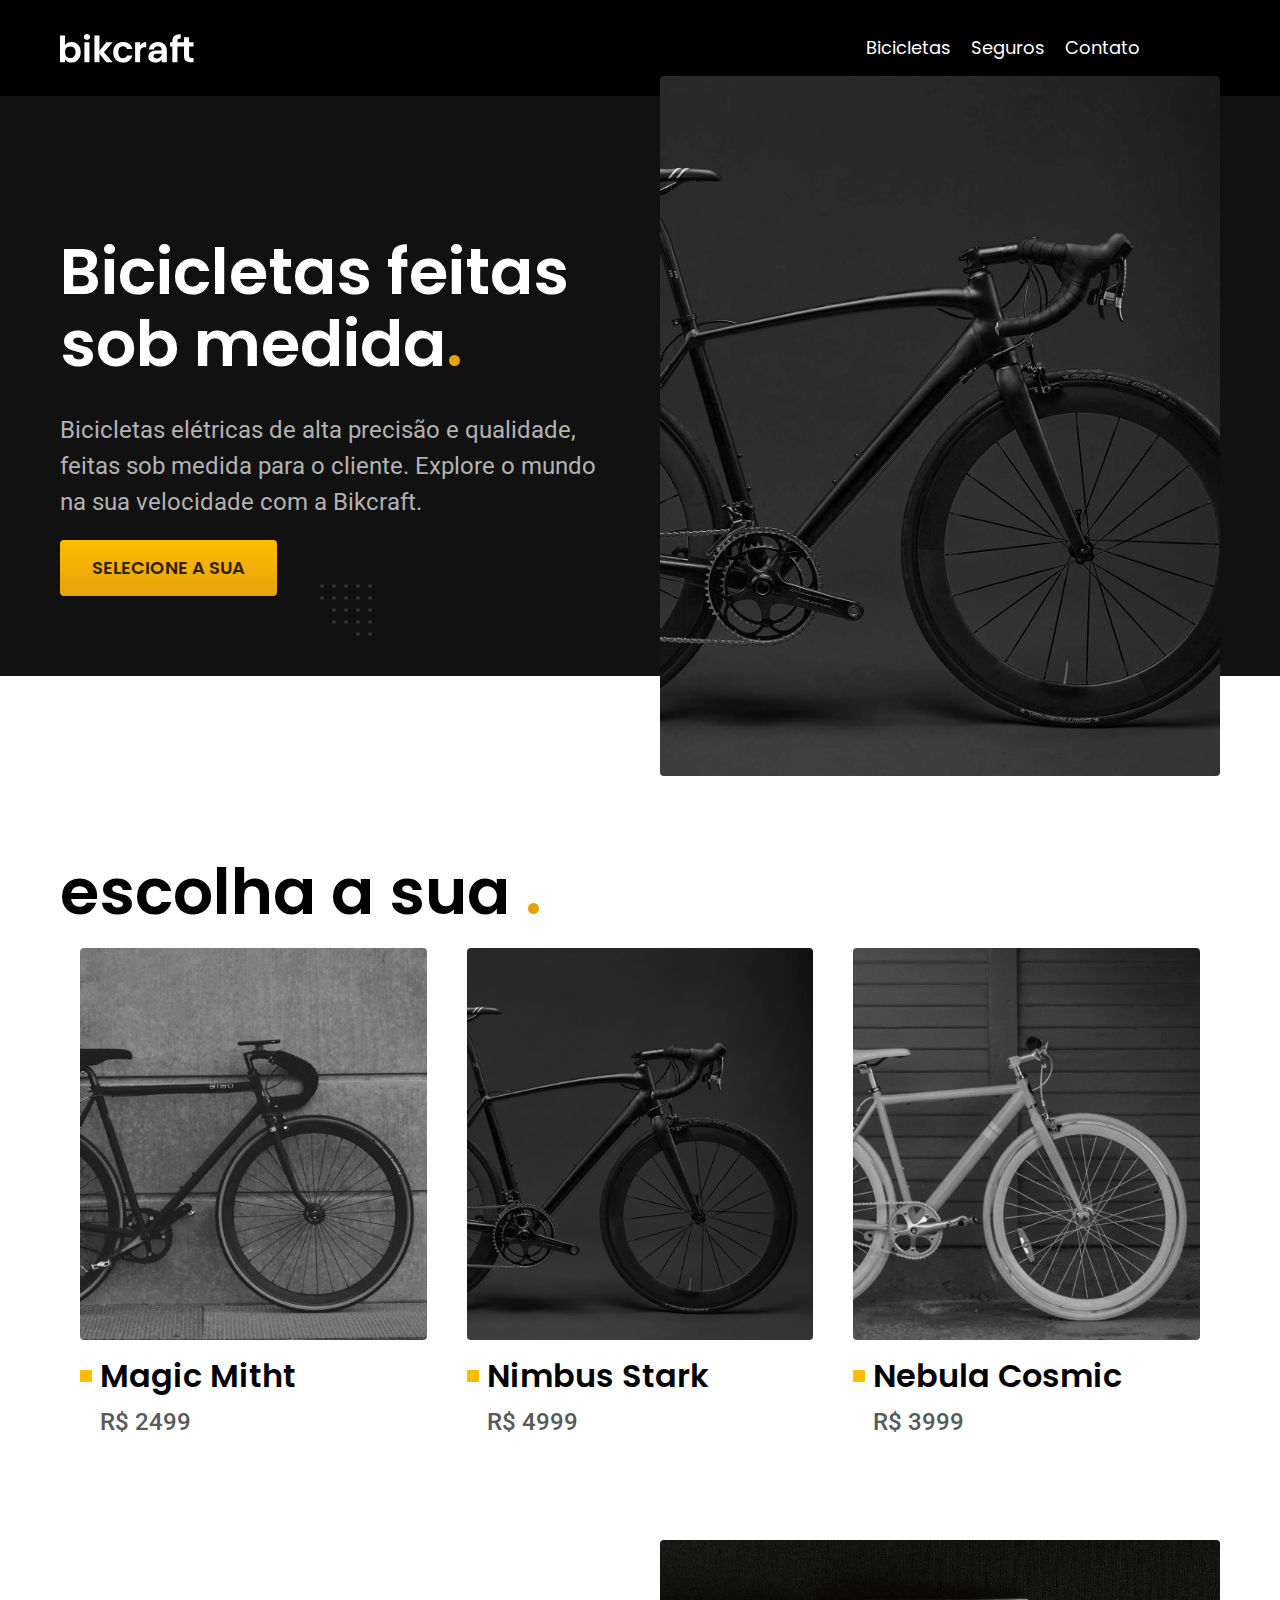
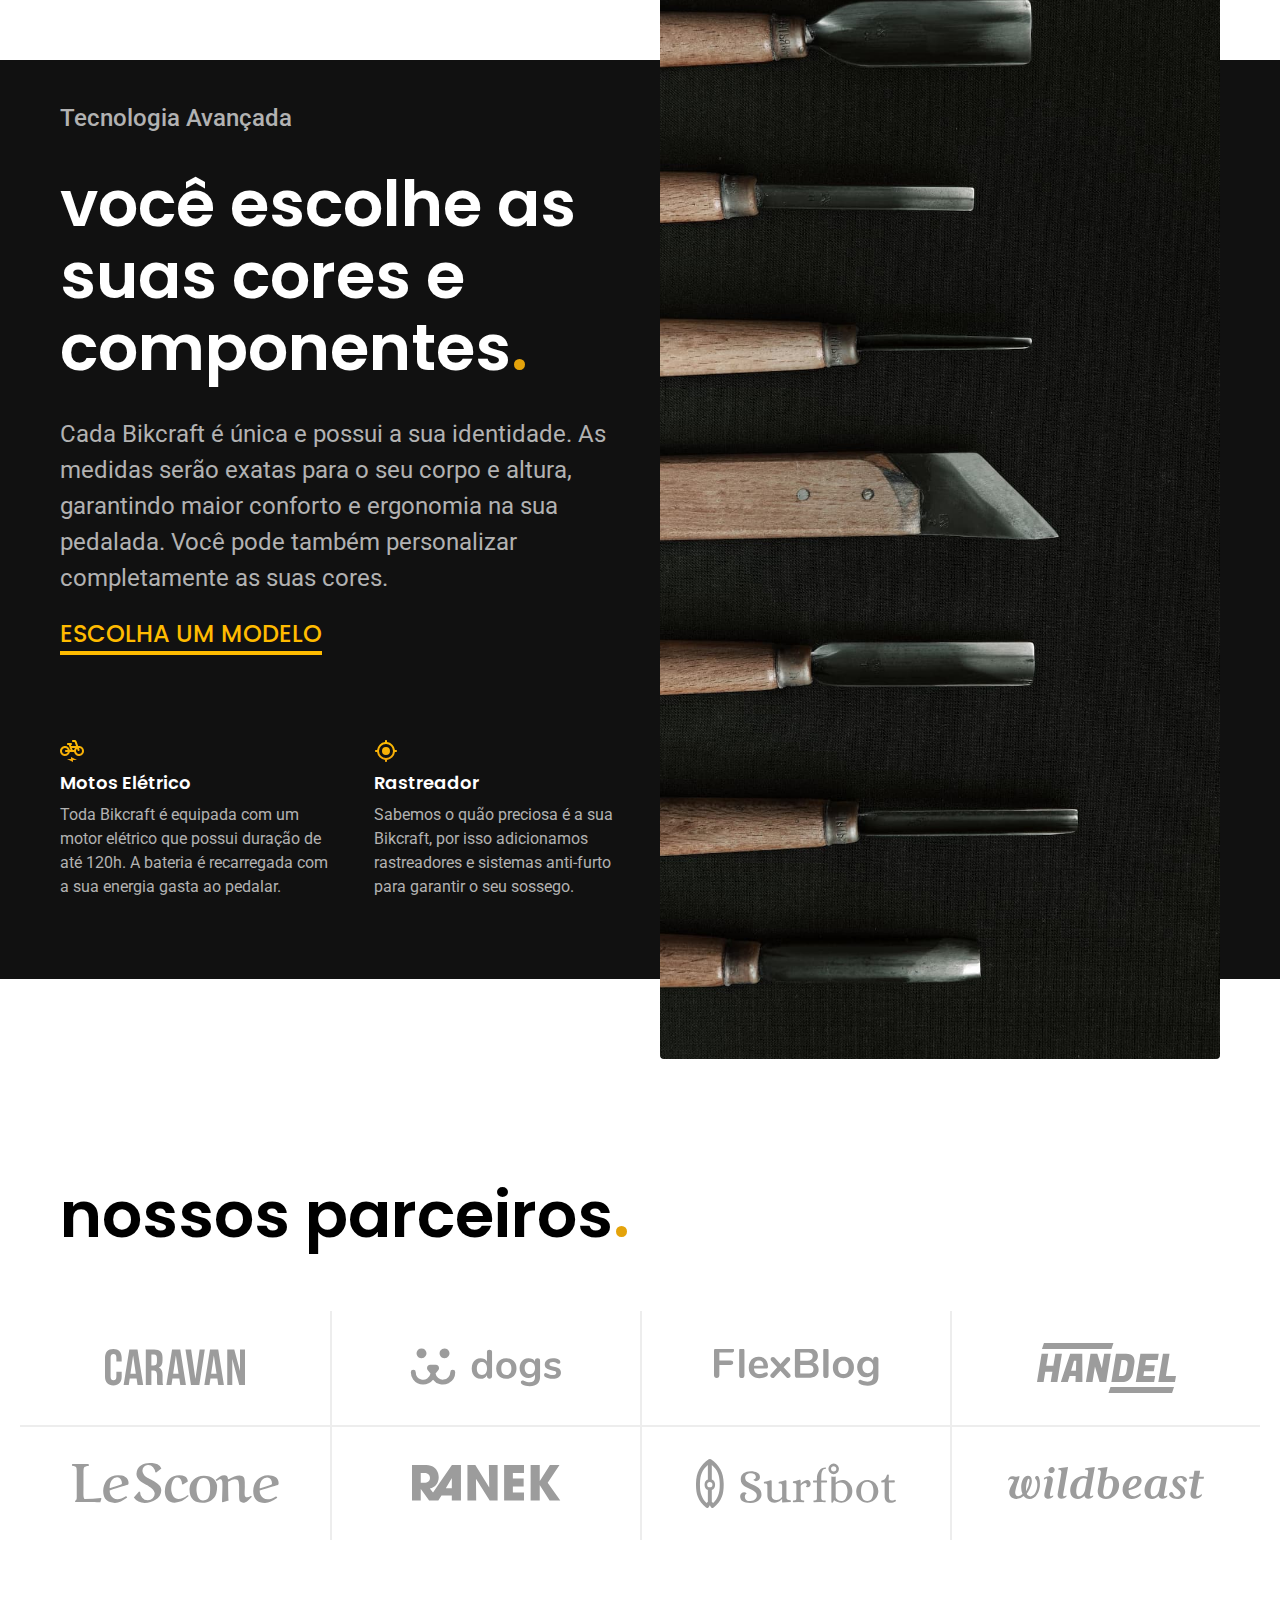
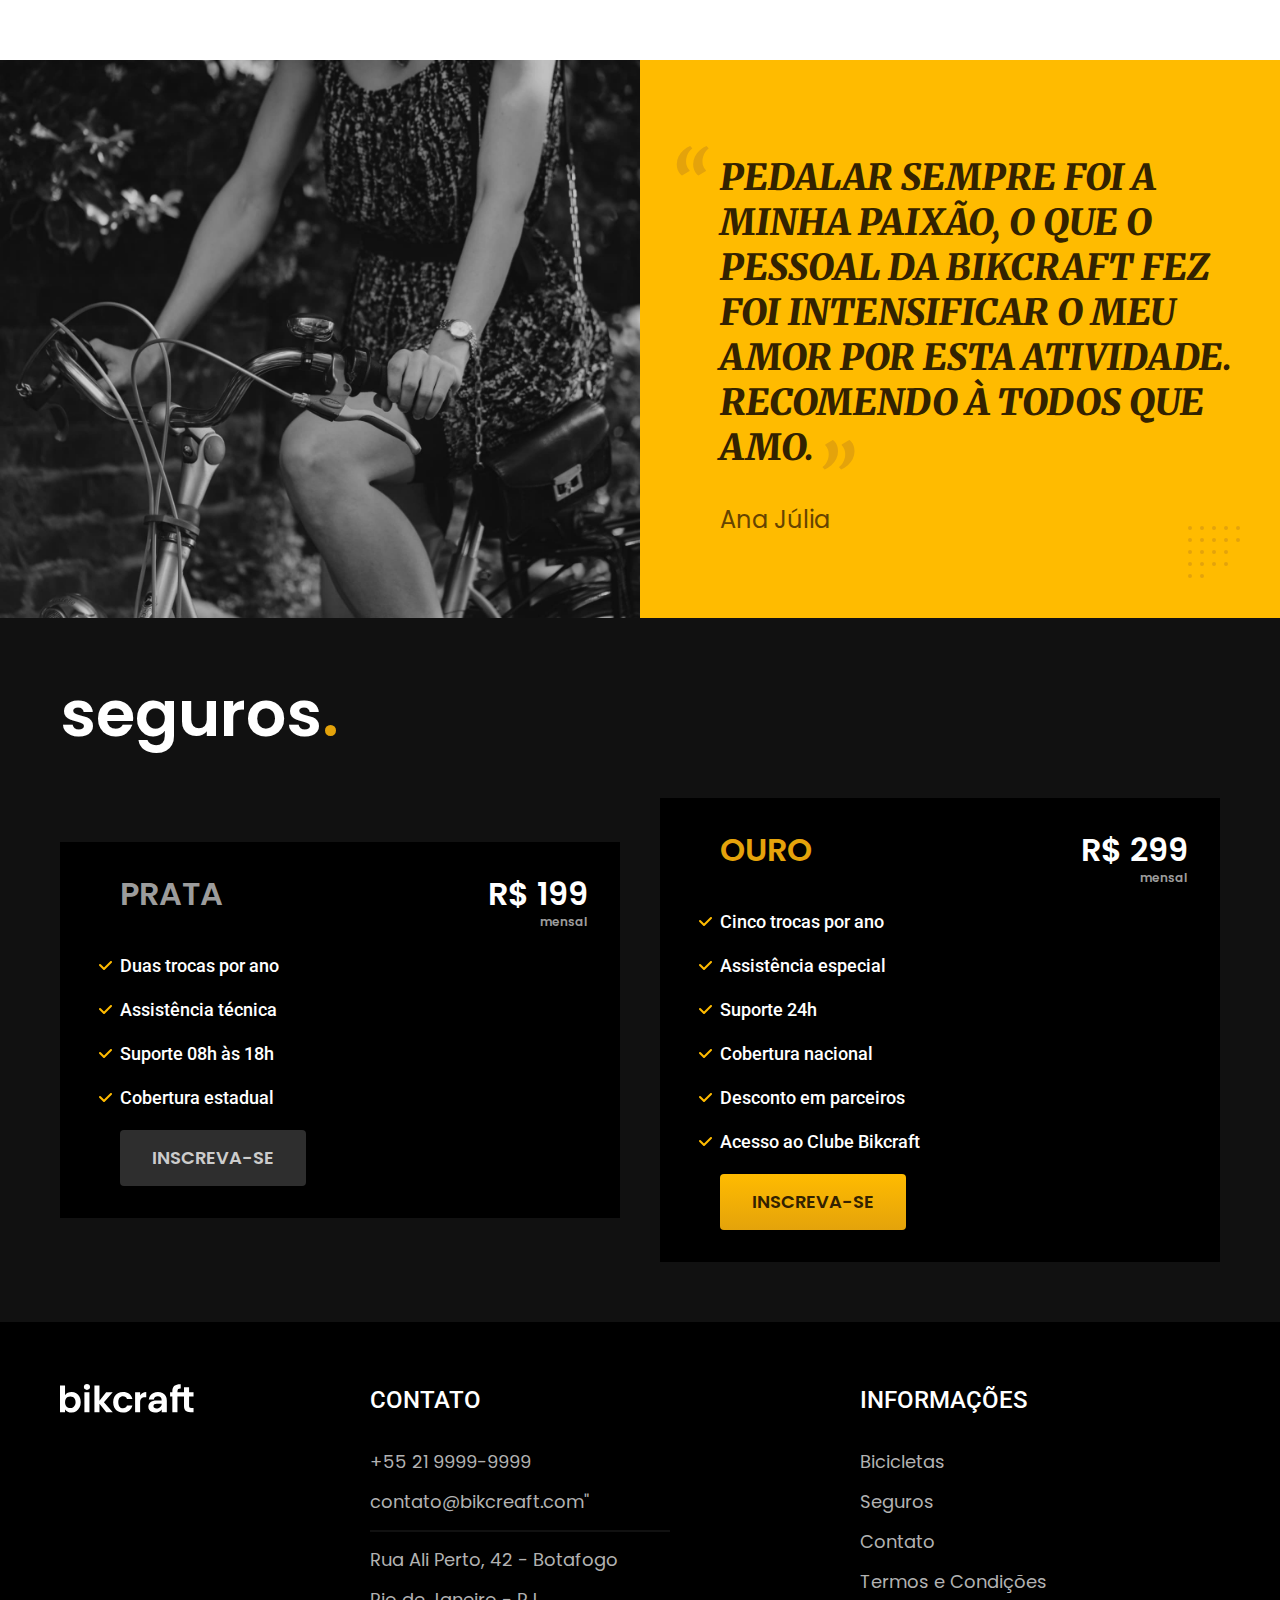
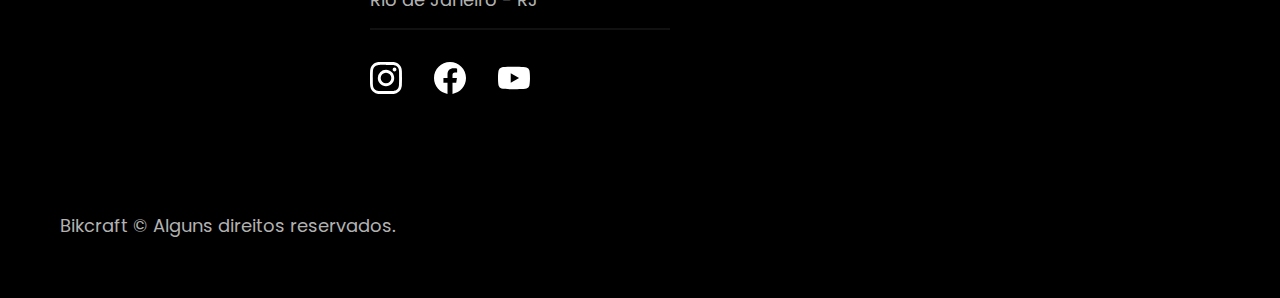
<file: index.html>
<!DOCTYPE html>
<html lang="pt-br">


<head>
  <meta charset="UTF-8">
  <meta name="viewport" content="width=device-width, initial-scale=1.0">
  <meta name="description" content="Bicicletas elétricas de alta precisão e qualidade,  feitas sob medida para o cliente. Explore o mundo na sua velocidade com a Bikcraft.">
  <title>Bikcraft - Bicicletas Elétricas</title>
  <link rel="incon" href="./img/favicon.svg" type="image/svg+xml">
  <link rel="preload" href="./css/style.css" as="style">
  <link rel="stylesheet" href="css/style.css">
  <link href="https://fonts.googleapis.com/css2?family=Poppins:wght@400;600&family=Roboto:wght@400;500&display=swap" rel="stylesheet">
  <link href="https://fonts.googleapis.com/css2?family=Roboto:wght@400;500&display=swap" rel="stylesheet">
  <link href="https://fonts.googleapis.com/css2?family=Merriweather:ital,wght@1,900&display=swap" rel="stylesheet">
  <script>
    document.documentElement.classList.add('js')
  </script>
</head>

<body>
  <header class="header-bg">
    <div class="header">
      <a href="./" class="logo"><img src="./img/bikcraft.svg" width="136" height="32" alt="Bikcraft"></a>
      <nav aria-label="primaria">
        <ul class="header-menu">
          <li> <a href="./bicicletas.html" class="font-1-m">Bicicletas</a></li>
          <li> <a href="./seguros.html" class="font-1-m">Seguros</a></li>
          <li> <a href="./contato.html" class="font-1-m">Contato</a></li>
        </ul>
      </nav>
    </div>
  </header>

  <main class="introducao-bg">
    <div class="introducao">
      <div class="introducao-conteudo">
        <h1 class="font-1-xxl fadeindown" data-anime="200">Bicicletas feitas
          sob medida<span class="p1 fadeindown">.</span></h1>
        <p class="lc" data-anime="400">Bicicletas elétricas de alta precisão e qualidade, feitas sob medida para o cliente. Explore o mundo na sua velocidade com a Bikcraft.</p>
        <a class="botao" href="./bicicletas.html" data-anime="600">SELECIONE A SUA</a>
      </div>
      <div class="introducao-img">
        <picture data-anime="800">
          <img class="fadeindown" src="./img/fotos/introducao.jpg" width="1280" height="1600" alt="Bicicleta eletrica Preta">
        </picture>
      </div>
    </div>
  </main>
  <article class="bicicletas-lista container">
    <h2 class="font-1-xxl titulo">escolha a sua <span class="p1">.</span></h2>

    <ul>
      <li>
        <a href="./bicicletas/magic.html">
          <img src="./img/bicicletas/magic-home.jpg" width="920" height="auto" alt="Bicicleta Preta">
          <h3 class="font-1-xl"> Magic Mitht</h2>
            <span class="font-2-l-b">R$ 2499</span>
        </a>
      </li>
      <li>
        <a href="./bicicletas/nimbus.html">
          <img src="./img/bicicletas/nimbus-home.jpg" width="920" height="auto" alt="Bicicleta Preta">
          <h3 class="font-1-xl"> Nimbus Stark </h2>
            <span class="font-2-l-b">R$ 4999</span>
        </a>
      </li>
      <li>
        <a href="./bicicletas/nebula.html">
          <img src="./img/bicicletas/nebula-home.jpg" width="920" height="auto" alt="Bicicleta Preta">
          <h3 class="font-1-xl"> Nebula Cosmic</h2>
            <span class="font-2-l-b">R$ 3999</span>
        </a>
      </li>
    </ul>
  </article>
  <article class="tecnologia-bg">
    <div class="tecnologia container">
      <div class="tecnologia-conteudo">
        <span class="font-2-l-b c5">Tecnologia Avançada</span>
        <h2 class="font-1-xxl">você escolhe as suas cores e componentes<span class="p1">.</span></h2>
        <p class="font-2-l c5">Cada Bikcraft é única e possui a sua identidade. As medidas serão exatas para o seu corpo e altura, garantindo maior conforto e ergonomia na sua pedalada. Você pode também personalizar completamente as suas cores.</p>
        <a href="./bicicletas.html" class="link">ESCOLHA UM MODELO</a>
        <div class="tecnologia-vantagens">

          <div>
            <img src="./img/icones/eletrica.svg" alt="">
            <h3 class="font-1-m-b c0">Motos Elétrico</h3>
            <p class="font-2-s c5">Toda Bikcraft é equipada com um motor elétrico que possui duração de até 120h. A bateria é recarregada com a sua energia gasta ao pedalar.</p>
          </div>
          <div>
            <img src="./img/icones/rastreador.svg" alt="">
            <h3 class="font-1-m-b c0">Rastreador</h3>
            <p class="font-2-s c5">Sabemos o quão preciosa é a sua Bikcraft, por isso adicionamos rastreadores e sistemas anti-furto para garantir o seu sossego.</p>
          </div>
        </div>

      </div>
      <div class="tecnologia-img">
        <img src="./img/fotos/tecnologia.jpg" width="1200" height="1920" alt="ferramentas">
      </div>
    </div>
  </article>

  <section class="parceiros" aria-label="Nossos parceiros">
    <h2>
      <h2 class="font-1-xxl container">nossos parceiros<span class="p1">.</span></h2>
    </h2>
    <ul>
      <li><img src="./img/parceiros/caravan.svg" alt="caravan"></li>
      <li><img src="./img/parceiros/dogs.svg" alt="dogs"></li>
      <li><img src="./img/parceiros/flexblog.svg" alt="flexblog"></li>
      <li> <img src="./img/parceiros/handel.svg" alt="handel"></li>
      <li><img src="./img/parceiros/lescone.svg" alt="lenscone"></li>
      <li><img src="./img/parceiros/ranek.svg" alt="ranek"></li>
      <li><img src="./img/parceiros/surfbot.svg" alt="surfbot"></li>
      <li><img src="./img/parceiros/wildbeast.svg" alt="wildbeast"></li>
    </ul>
  </section>

  <section class="depoimento" aria-label="Depoimento">
    <div>
      <img src="./img/fotos/depoimento.jpg" width="auto" height="auto" alt="Pessoa Pedalando bicicleta Bikcraft">
    </div>
    <div class="depoimento-conteudo">
      <blockquote class="p5">
        <p>Pedalar sempre foi a minha paixão, o que o pessoal da Bikcraft fez foi intensificar o meu amor por esta atividade. Recomendo à todos que amo.</p>
        <span class="font-1-l p4">Ana Júlia</span>
      </blockquote>
    </div>
  </section>

  <article class="seguros-bg">
    <div class="seguros container">
      <h2 class="font-1-xxl c0">seguros<span class="p1">.</span></h2>
      <div class="seguros-planos">
        <h3 class="c6 font-1-xl">PRATA</h3>
        <span class="c0 font-1-xl">R$ 199 <span class="c6 font-1-xs">mensal</span></span>
        <ul class="font-2-m c0">
          <li>Duas trocas por ano</li>
          <li>Assistência técnica</li>
          <li>Suporte 08h às 18h</li>
          <li>Cobertura estadual</li>
        </ul>
        <a href="./orcamento.html" class="botao-secundario">INSCREVA-SE</a>
      </div>
      <div class="seguros-planos">
        <h3 class="p1 font-1-xl">OURO</h3>
        <span class="c0 font-1-xl">R$ 299 <span class="c6 font-1-xs">mensal</span></span>
        <ul class="font-2-m c0">
          <li>Cinco trocas por ano</li>
          <li>Assistência especial</li>
          <li>Suporte 24h</li>
          <li>Cobertura nacional</li>
          <li>Desconto em parceiros</li>
          <li>Acesso ao Clube Bikcraft</li>
        </ul>
        <a href="./orcamento.html" class="botao">INSCREVA-SE</a>
      </div>
    </div>
    </div>
  </article>


  <footer class="footer-bg">
    <div class="footer container">
      <img class="logo" src="./img/bikcraft.svg" alt="Bikcraft">
      <div class="footer-contato">
        <h3 class="font-2-l-b c0">CONTATO</h3>
        <ul class="font-1-m c5">
          <li><a href="tel:+552199999999">+55 21 9999-9999</a></li>
          <li><a href="mailto:contato@bikcreaft.com">contato@bikcreaft.com"</a></li>
          <li>Rua Ali Perto, 42 - Botafogo</li>
          <li>Rio de Janeiro - RJ</li>
        </ul>
        <div class="footer-redes">
          <a href="./">
            <img src="./img/redes/instagram.svg" alt="instagram">
          </a>
          <a href="./">
            <img src="./img/redes/facebook.svg" alt="facebook">
          </a>
          <a href="./">
            <img src="./img/redes/youtube.svg" alt="youtube">
          </a>
        </div>
      </div>
      <div class="footer-info">
        <h3 class="font-2-l-b c0">INFORMAÇÕES</h3>
        <nav>
          <ul class="font-1-m c5">
            <li><a href="./bicicletas.html">Bicicletas</a></li>
            <li><a href="./seguros.html">Seguros</a></li>
            <li><a href="./contato.html">Contato</a></li>
            <li><a href="./termos.html">Termos e Condições</a></li>
          </ul>
        </nav>
      </div>
      <p class="footer-direitos font-1-m c5">Bikcraft © Alguns direitos reservados.</p>
    </div>
  </footer>

  <script src="./js/plugins/simple-anime.js"></script>
  <script src="./js/script.js"></script>
</body>

</html>
</file>
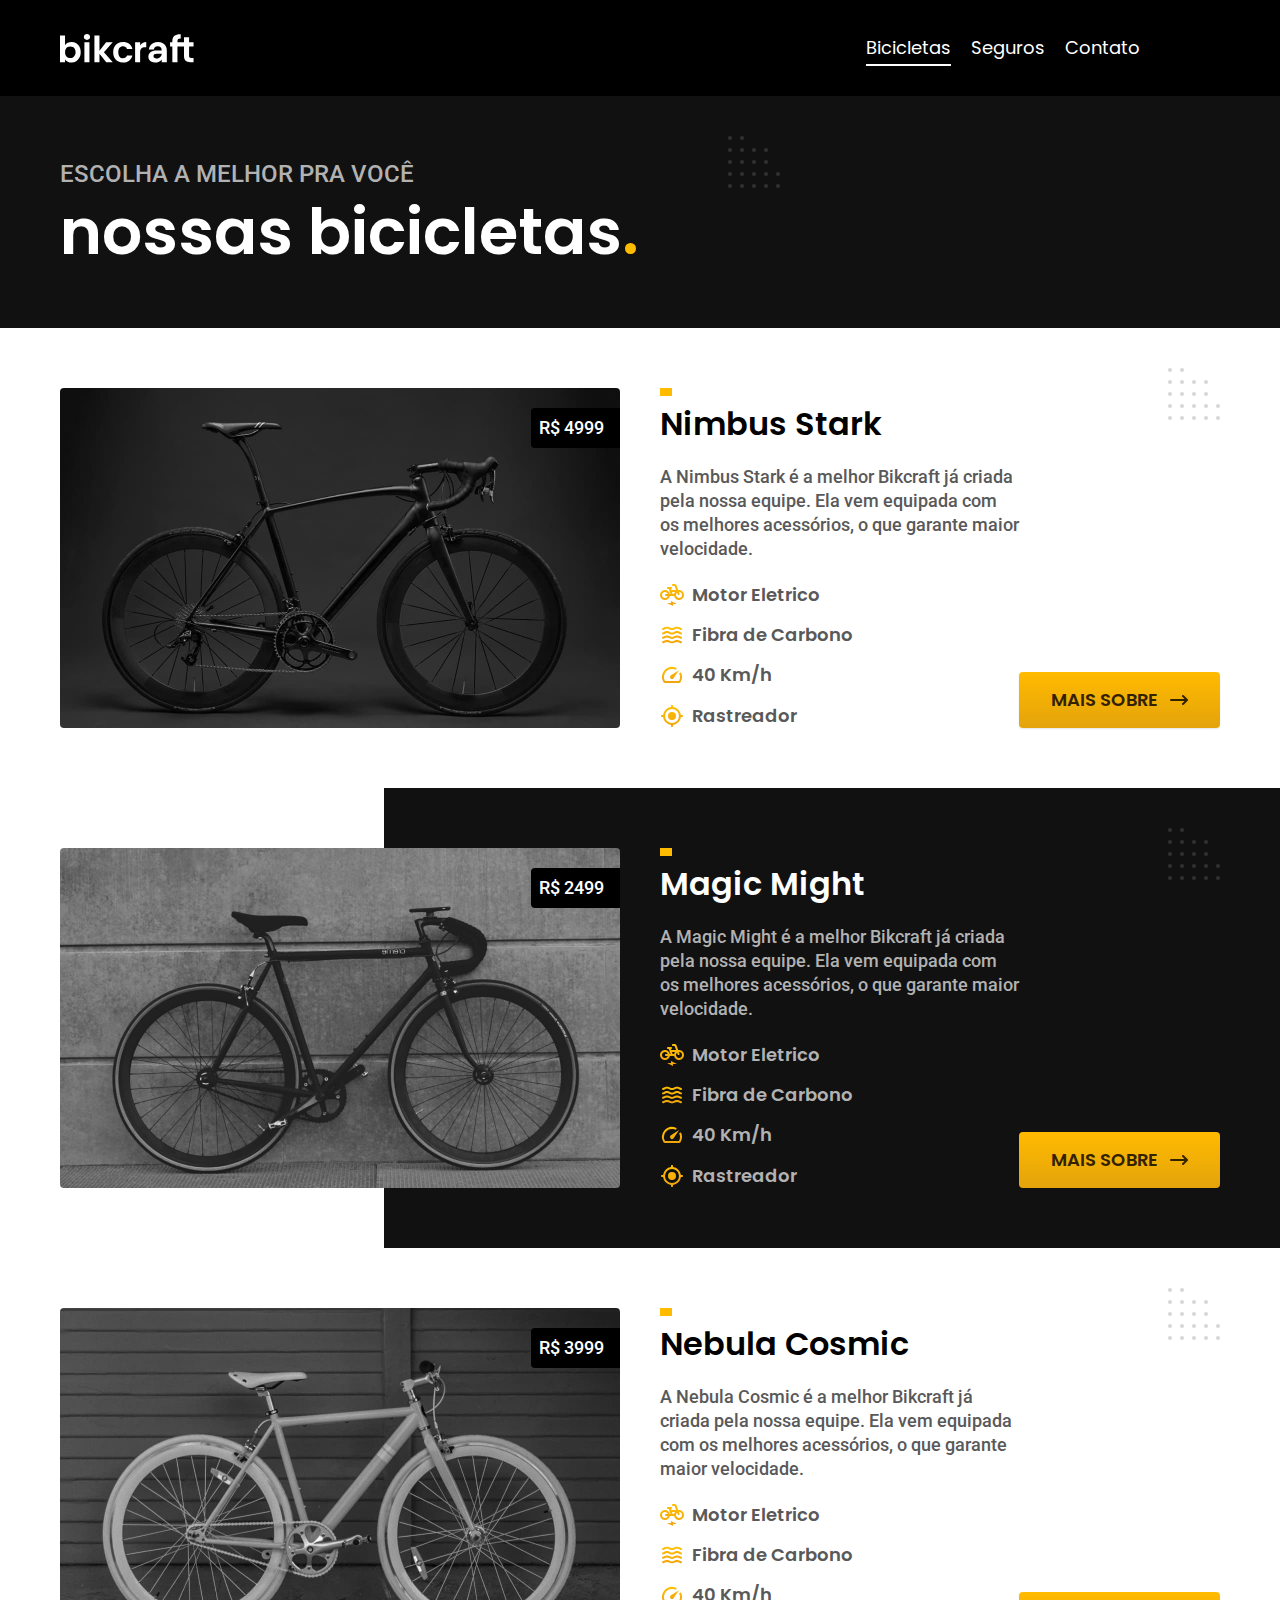
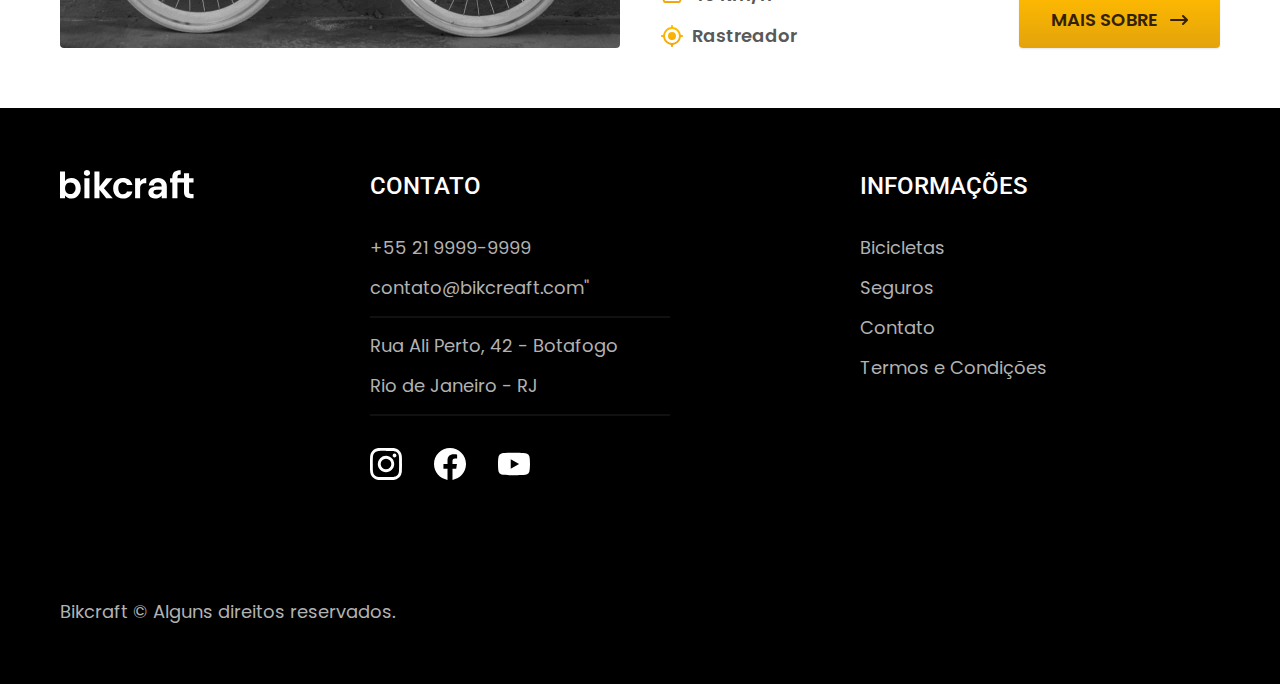
<file: bicicletas.html>
<html lang="pt-br">

<head>
  <meta charset="UTF-8">
  <meta name="viewport" content="width=device-width, initial-scale=1.0">
  <meta name="description" content="Bicicletas elétricas de alta precisão e qualidade,  feitas sob medida para o cliente. Explore o mundo na sua velocidade com a Bikcraft.">
  <title>Bikcraft - Bicicletas Elétricas</title>
  <link rel="stylesheet" href="./css/style.css">
  <link rel="preconnect" href="https://fonts.googleapis.com">
  <link rel="preconnect" href="https://fonts.gstatic.com" crossorigin>
  <link href="https://fonts.googleapis.com/css2?family=Poppins:wght@400;600&family=Roboto:wght@400;500&display=swap" rel="stylesheet">
  <link rel="preconnect" href="https://fonts.googleapis.com">
  <link rel="preconnect" href="https://fonts.gstatic.com" crossorigin>
  <link href="https://fonts.googleapis.com/css2?family=Merriweather:ital,wght@1,900&display=swap" rel="stylesheet">
  <script>
    document.documentElement.classList.add('js')
  </script>
</head>

<body id="bicicletas">
  <header class="header-bg">
    <div class="header">
      <a href="./" class="logo"><img src="../img/bikcraft.svg" alt="Bikcraft"></a>
      <nav aria-label="primaria">
        <ul class="header-menu">
          <li> <a href="./bicicletas.html" class="font-1-m">Bicicletas</a></li>
          <li> <a href="./seguros.html" class="font-1-m">Seguros</a></li>
          <li> <a href="./contato.html" class="font-1-m">Contato</a></li>
        </ul>
      </nav>
    </div>
  </header>

  <main>

    <div class="titulo-bg">
      <div class="titulo container">
        <p class="font-2-l-b c5">ESCOLHA A MELHOR PRA VOCÊ</p>
        <h1 class="font-1-xxl c0">nossas bicicletas<span class="ponto">.</span></h1>
      </div>
    </div>


    <div class="bicicletas container">
      <div class="bicicletas-imagem">
        <img src="./img/bicicletas/nimbus.jpg" alt="Bicicleta Preta">
        <span class="font-2-m c0">R$ 4999</span>
      </div>
      <div class="bicicletas-conteudo">
        <h2 class="font-1-xl">Nimbus Stark</h2>
        <p class="font-2-s c8">A Nimbus Stark é a melhor Bikcraft já criada pela nossa equipe. Ela vem equipada com os melhores acessórios, o que garante maior velocidade.
        <p>
        <ul class="font-1-m c8">
          <li><img src="./img/icones/eletrica.svg" alt="">Motor Eletrico</li>
          <li><img src="./img/icones/carbono.svg" alt="">Fibra de Carbono</li>
          <li><img src="./img/icones/velocidade.svg" alt="">40 Km/h</li>
          <li><img src="./img/icones/rastreador.svg" alt="">Rastreador</li>
        </ul>
        <a href="./bicicletas/nimbus.html" class="botao-seta">MAIS SOBRE</a>
      </div>
    </div>


    <div class="bicicletas-bg">
      <div class="bicicletas container">
        <div class="bicicletas-imagem">
          <img src="./img/bicicletas/magic.jpg" alt="Bicicleta Preta">
          <span class="font-2-m c0">R$ 2499</span>
        </div>
        <div class="bicicletas-conteudo">
          <h2 class="font-1-xl c0">Magic Might</h2>
          <p class="font-2-s c5">A Magic Might é a melhor Bikcraft já criada pela nossa equipe. Ela vem equipada com os melhores acessórios, o que garante maior velocidade.
          <p>
          <ul class="font-1-m c5">
            <li><img src="./img/icones/eletrica.svg" alt="">Motor Eletrico</li>
            <li><img src="./img/icones/carbono.svg" alt="">Fibra de Carbono</li>
            <li><img src="./img/icones/velocidade.svg" alt="">40 Km/h</li>
            <li><img src="./img/icones/rastreador.svg" alt="">Rastreador</li>
          </ul>
          <a href="./bicicletas/magic.html" class="botao-seta">MAIS SOBRE</a>
        </div>
      </div>
    </div>


    <div class="bicicletas container">
      <div class="bicicletas-imagem">
        <img src="./img/bicicletas/nebula.jpg" alt="Bicicleta Branca">
        <span class="font-2-m c0">R$ 3999</span>
      </div>
      <div class="bicicletas-conteudo">
        <h2 class="font-1-xl">Nebula Cosmic</h2>
        <p class="font-2-s c8">A Nebula Cosmic é a melhor Bikcraft já criada pela nossa equipe. Ela vem equipada com os melhores acessórios, o que garante maior velocidade.
        <p>
        <ul class="font-1-m c8">
          <li><img src="./img/icones/eletrica.svg" alt="">Motor Eletrico</li>
          <li><img src="./img/icones/carbono.svg" alt="">Fibra de Carbono</li>
          <li><img src="./img/icones/velocidade.svg" alt="">40 Km/h</li>
          <li><img src="./img/icones/rastreador.svg" alt="">Rastreador</li>
        </ul>
        <a class="botao-seta" href="./bicicletas/nebula.html">MAIS SOBRE</a>
      </div>
    </div>




  </main>

























  <footer class="footer-bg">
    <div class="footer container">
      <img class="logo" src="./img/bikcraft.svg" alt="Bikcraft">
      <div class="footer-contato">
        <h3 class="font-2-l-b c0">CONTATO</h3>
        <ul class="font-1-m c5">
          <li><a href="tel:+552199999999">+55 21 9999-9999</a></li>
          <li><a href="mailto:contato@bikcreaft.com">contato@bikcreaft.com"</a></li>
          <li>Rua Ali Perto, 42 - Botafogo</li>
          <li>Rio de Janeiro - RJ</li>
        </ul>
        <div class="footer-redes">
          <a href="./">
            <img src="./img/redes/instagram.svg" alt="instagram">
          </a>
          <a href="./">
            <img src="./img/redes/facebook.svg" alt="facebook">
          </a>
          <a href="./">
            <img src="./img/redes/youtube.svg" alt="youtube">
          </a>
        </div>
      </div>
      <div class="footer-info">
        <h3 class="font-2-l-b c0">INFORMAÇÕES</h3>
        <nav>
          <ul class="font-1-m c5">
            <li><a href="./bicicletas.html">Bicicletas</a></li>
            <li><a href="./seguros.html">Seguros</a></li>
            <li><a href="./contato.html">Contato</a></li>
            <li><a href="./termos.html">Termos e Condições</a></li>
          </ul>
        </nav>
      </div>
      <p class="footer-direitos font-1-m c5">Bikcraft © Alguns direitos reservados.</p>
    </div>
  </footer>
  <script src="./js/script.js"></script>
</body>

</html>
</file>
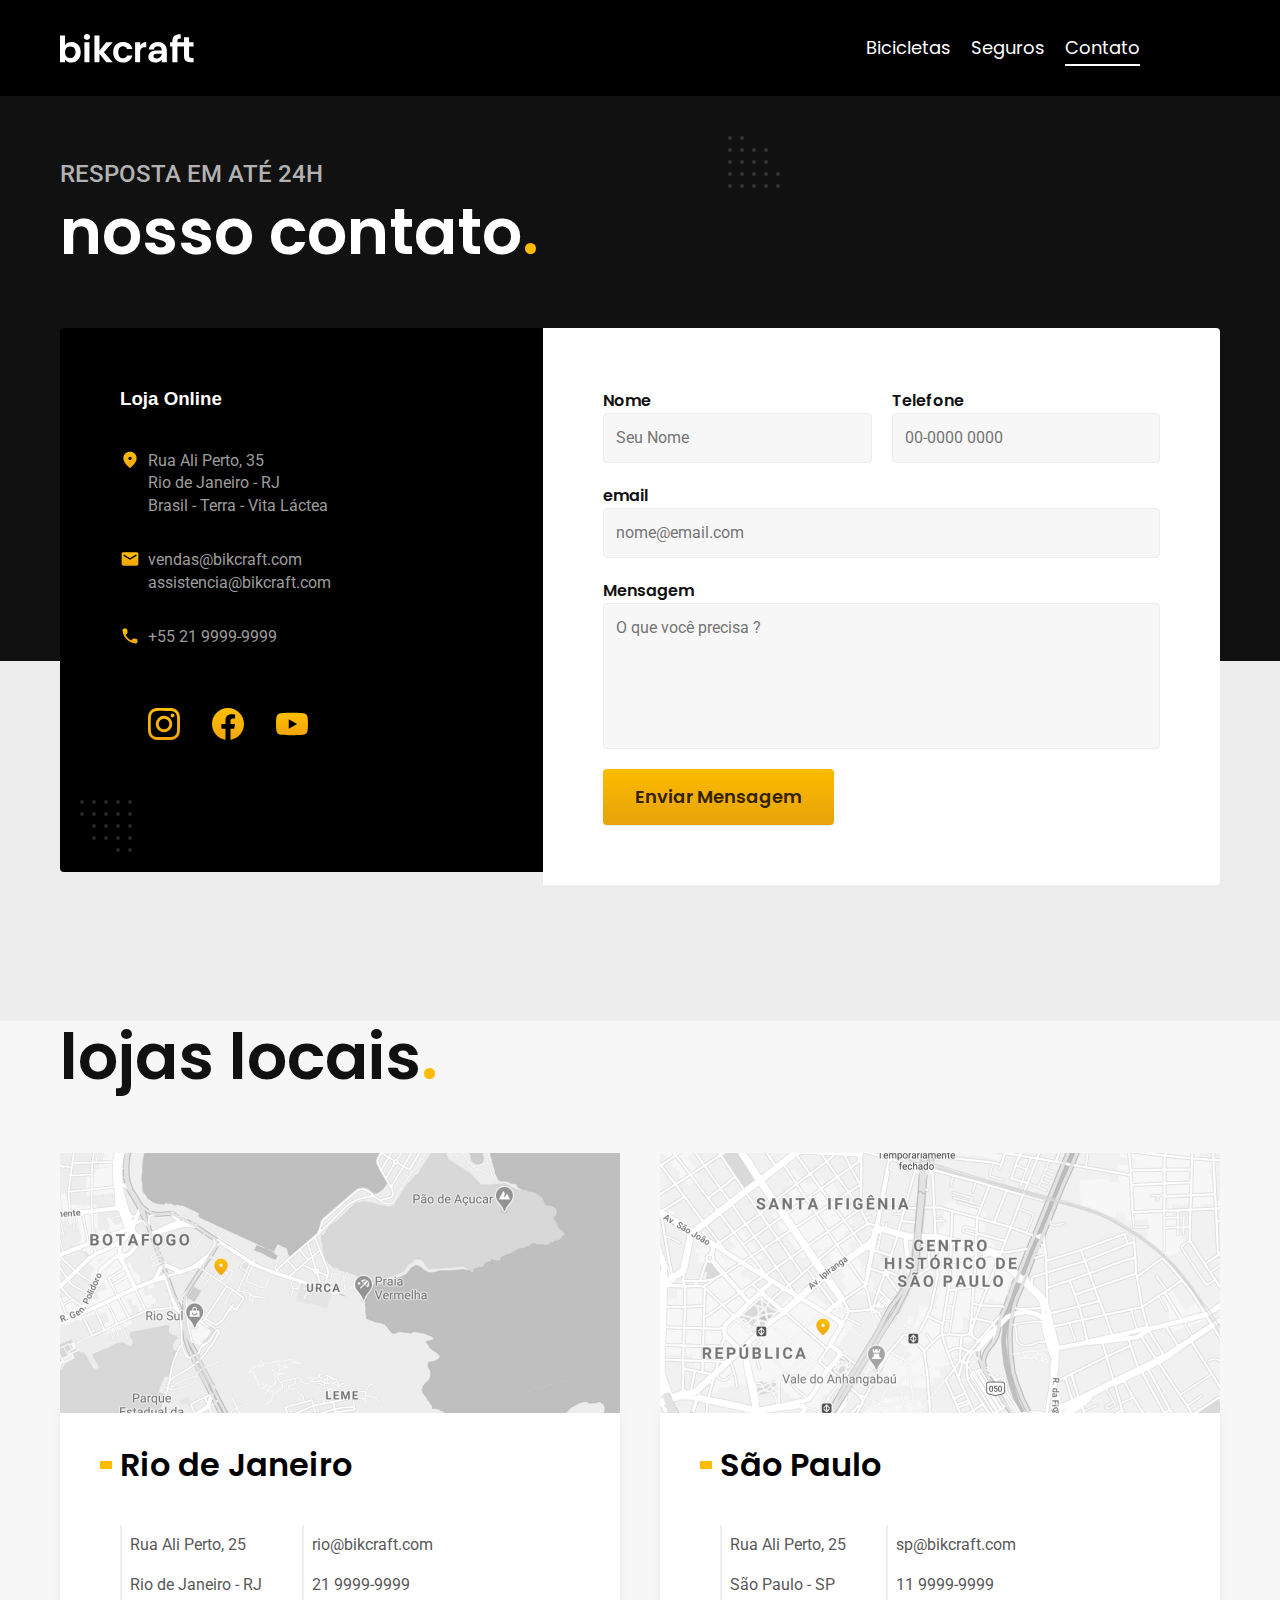
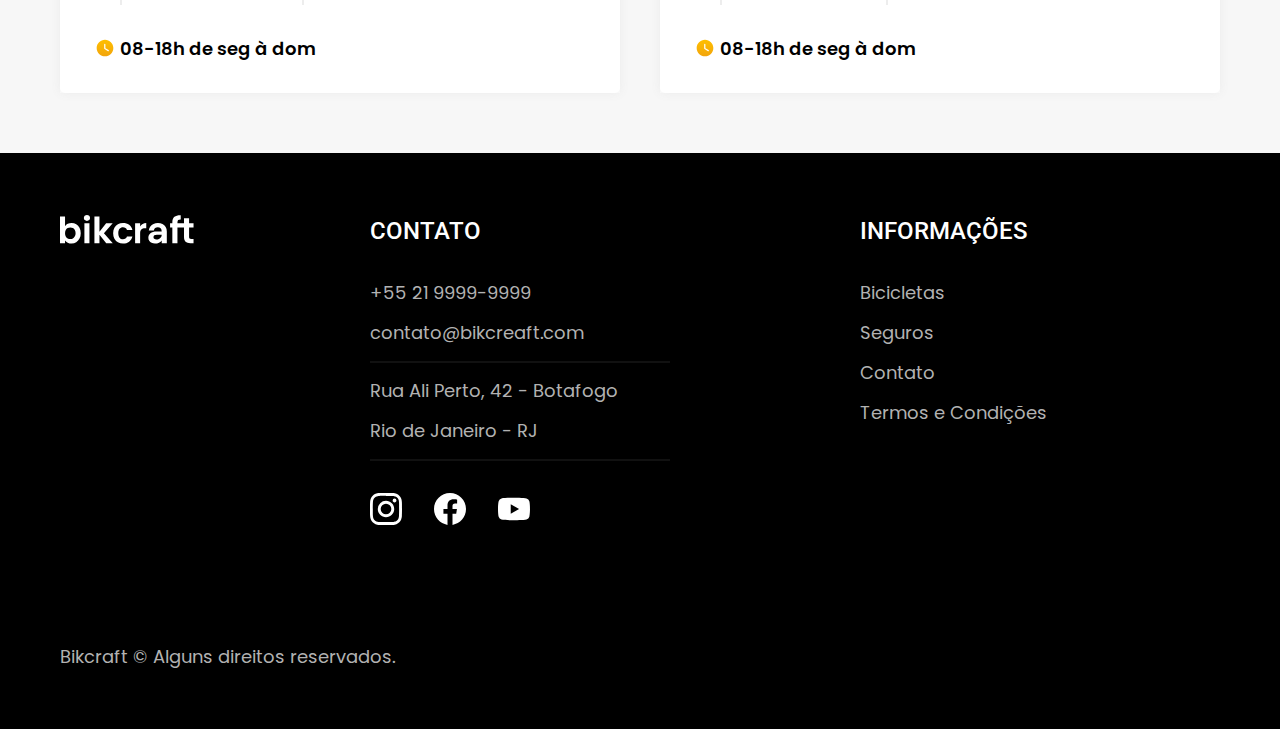
<file: contato.html>
<html lang="pt-br">

<head id="termos">
  <meta charset="UTF-8">
  <meta name="viewport" content="width=device-width, initial-scale=1.0">
  <meta name="description" content="Bicicletas elétricas de alta precisão e qualidade,  feitas sob medida para o cliente. Explore o mundo na sua velocidade com a Bikcraft.">
  <title>Bikcraft - Bicicletas Elétricas</title>
  <link rel="incon" href="./img/favicon.svg" type="image/svg+xml">
  <link rel="preload" href="./css/style.css" as="style">
  <link rel="stylesheet" href="css/style.css">
  <link rel="preconnect" href="https://fonts.googleapis.com">
  <link rel="preconnect" href="https://fonts.gstatic.com" crossorigin>
  <link href="https://fonts.googleapis.com/css2?family=Poppins:wght@400;600&family=Roboto:wght@400;500&display=swap" rel="stylesheet">
  <link rel="preconnect" href="https://fonts.googleapis.com">
  <link rel="preconnect" href="https://fonts.gstatic.com" crossorigin>
  <link href="https://fonts.googleapis.com/css2?family=Merriweather:ital,wght@1,900&display=swap" rel="stylesheet">
  <script>
  document.documentElement.classList.add ('js')
  </script>
</head>

<body>
  <header class="header-bg">
    <div class="header">
      <a href="./" class="logo"><img src="./img/bikcraft.svg" alt="Bikcraft"></a>
      <nav aria-label="primaria">
        <ul class="header-menu">
          <li> <a href="./bicicletas.html" class="font-1-m">Bicicletas</a></li>
          <li> <a href="./seguros.html" class="font-1-m">Seguros</a></li>
          <li> <a href="./contato.html" class="font-1-m">Contato</a></li>
        </ul>
      </nav>
    </div>
  </header>

  <main>
    <div class="titulo-bg">
      <div class="titulo container">
        <p class="font-2-l-b c5">RESPOSTA EM ATÉ 24H</p>
        <h1 class="font-1-xxl c0">nosso contato<span class="ponto">.</span></h1>
      </div>
    </div>

    <div class="contato-bg">
      <div class="contato container">
        <section aria-label="Endereco">

          <div class="contato-inf c6">
            <h3>Loja Online</h3>
            <div class="contato-endereco font-2-s">
              <img src="./img/icones/local.svg" alt="">
              <p>
                Rua Ali Perto, 35 <br>
                Rio de Janeiro - RJ <br>
                Brasil - Terra - Vita Láctea
              </p>
            </div>
            <address>
              <div class="contato-email font-2-s">
                <img src="./img/icones/email.svg" alt="">
                <p><a href="mailto:vendas@bikcraft.com">
                    vendas@bikcraft.com <br>
                  </a>
                  <a href="mailto:assistencia@bikcraft.com">
                    assistencia@bikcraft.com <br>
                  </a>
                </p>
              </div>
              <a class="contato-numero font-2-s" href="tel:+552199999999"><img src="./img/icones/telefone.svg" alt="">
                +55 21 9999-9999 </a>

              <div class="contato-redes">
                <a href="./"><img src="./img/redes/instagram-p.svg" alt="instagram"></a>
                <a href="./"><img src="./img/redes/facebook-p.svg" alt="facebook"></a>
                <a href="./"><img src="./img/redes/youtube-p.svg" alt="youtube"></a>
              </div>
            </address>
          </div>
        </section>
        <section class="formulario" aria-label="Formulario">
          <form class="formm" action="./contato.html">
            <div class="label-nome">
              <label class="c11" for="nome">Nome</label>
              <input type="text" id="nome" name="nome" placeholder="Seu Nome" required>
            </div>
            <div class="label-tel">
              <label class="c11" for="telefone">Telefone</label>
              <input type="tel" id="telefone" name="telefone" pattern="[0-9]{10,}" title="Informe um número de telefone válido (pelo menos 10 dígitos)" placeholder="00-0000 0000" required>
            </div>
            <div class="label-email">
              <label class="c11" for="email">email</label>
              <input maxlength="32ch" type="email" id="email" name="email" placeholder="nome@email.com" required>
            </div>
            <div class="label-msg">
              <label class="c11" for="mensagem">Mensagem</label>
              <textarea name="mensagem" id="mensagem" cols="20" rows="5" placeholder="O que você precisa ?"></textarea>
            </div>
            <button class="botao">Enviar Mensagem</button>
          </form>
        </section>
      </div>
    </div>

    <div class="locais-bg">
      <article class="container" aria-label="locais">
        <h1 class="font-1-xxl c11">lojas locais<span class="ponto">.</span></h1>
        <div class="locais">

          <div class="locais-cidades">
            <div class="img"><img src="./img/lojas/rj.jpg" alt="Loja Rio de Janeiro"></div>
            <div class="locais-endereco">
              <h2 class="font-1-xl">Rio de Janeiro</h2>
              <div class="locais-ruas">
                <p>Rua Ali Perto, 25 <br>
                  Rio de Janeiro - RJ</p>
                <p>rio@bikcraft.com <br>
                  21 9999-9999</p>
              </div>
              <h3 class="font-1-m-b">08-18h de seg à dom</h3>
            </div>

          </div>

          <div class="locais-cidades">
            <div class="img"><img src="./img/lojas/sp.jpg" alt="Loja Rio de Janeiro"></div>
            <div class="locais-endereco">
              <h2 class="font-1-xl">São Paulo</h2>
              <div class="locais-ruas">
                <p>Rua Ali Perto, 25 <br>
                  São Paulo - SP</p>
                <p>sp@bikcraft.com <br>
                  11 9999-9999</p>
              </div>
              <h3 class="font-1-m-b">08-18h de seg à dom</h3>
            </div>

      </article>
    </div>


  </main>

























  <footer class="footer-bg">
    <div class="footer container">
      <img class="logo" src="./img/bikcraft.svg" alt="Bikcraft">
      <div class="footer-contato">
        <h3 class="font-2-l-b c0">CONTATO</h3>
        <ul class="font-1-m c5">
          <li><a href="tel:+552199999999">+55 21 9999-9999</a></li>
          <li><a href="mailto:contato@bikcreaft.com">contato@bikcreaft.com</a></li>
          <li>Rua Ali Perto, 42 - Botafogo</li>
          <li>Rio de Janeiro - RJ</li>
        </ul>
        <div class="footer-redes">
          <a href="./">
            <img src="./img/redes/instagram.svg" alt="instagram">
          </a>
          <a href="./">
            <img src="./img/redes/facebook.svg" alt="facebook">
          </a>
          <a href="./">
            <img src="./img/redes/youtube.svg" alt="youtube">
          </a>
        </div>
      </div>
      <div class="footer-info">
        <h3 class="font-2-l-b c0">INFORMAÇÕES</h3>
        <nav>
          <ul class="font-1-m c5">
            <li><a href="./bicicletas.html">Bicicletas</a></li>
            <li><a href="./seguros.html">Seguros</a></li>
            <li><a href="./contato.html">Contato</a></li>
            <li><a href="./termos.html">Termos e Condições</a></li>
          </ul>
        </nav>
      </div>
      <p class="footer-direitos font-1-m c5">Bikcraft © Alguns direitos reservados.</p>
    </div>
  </footer>
  <script src="./js/script.js"></script>
</body>

</html>
</file>
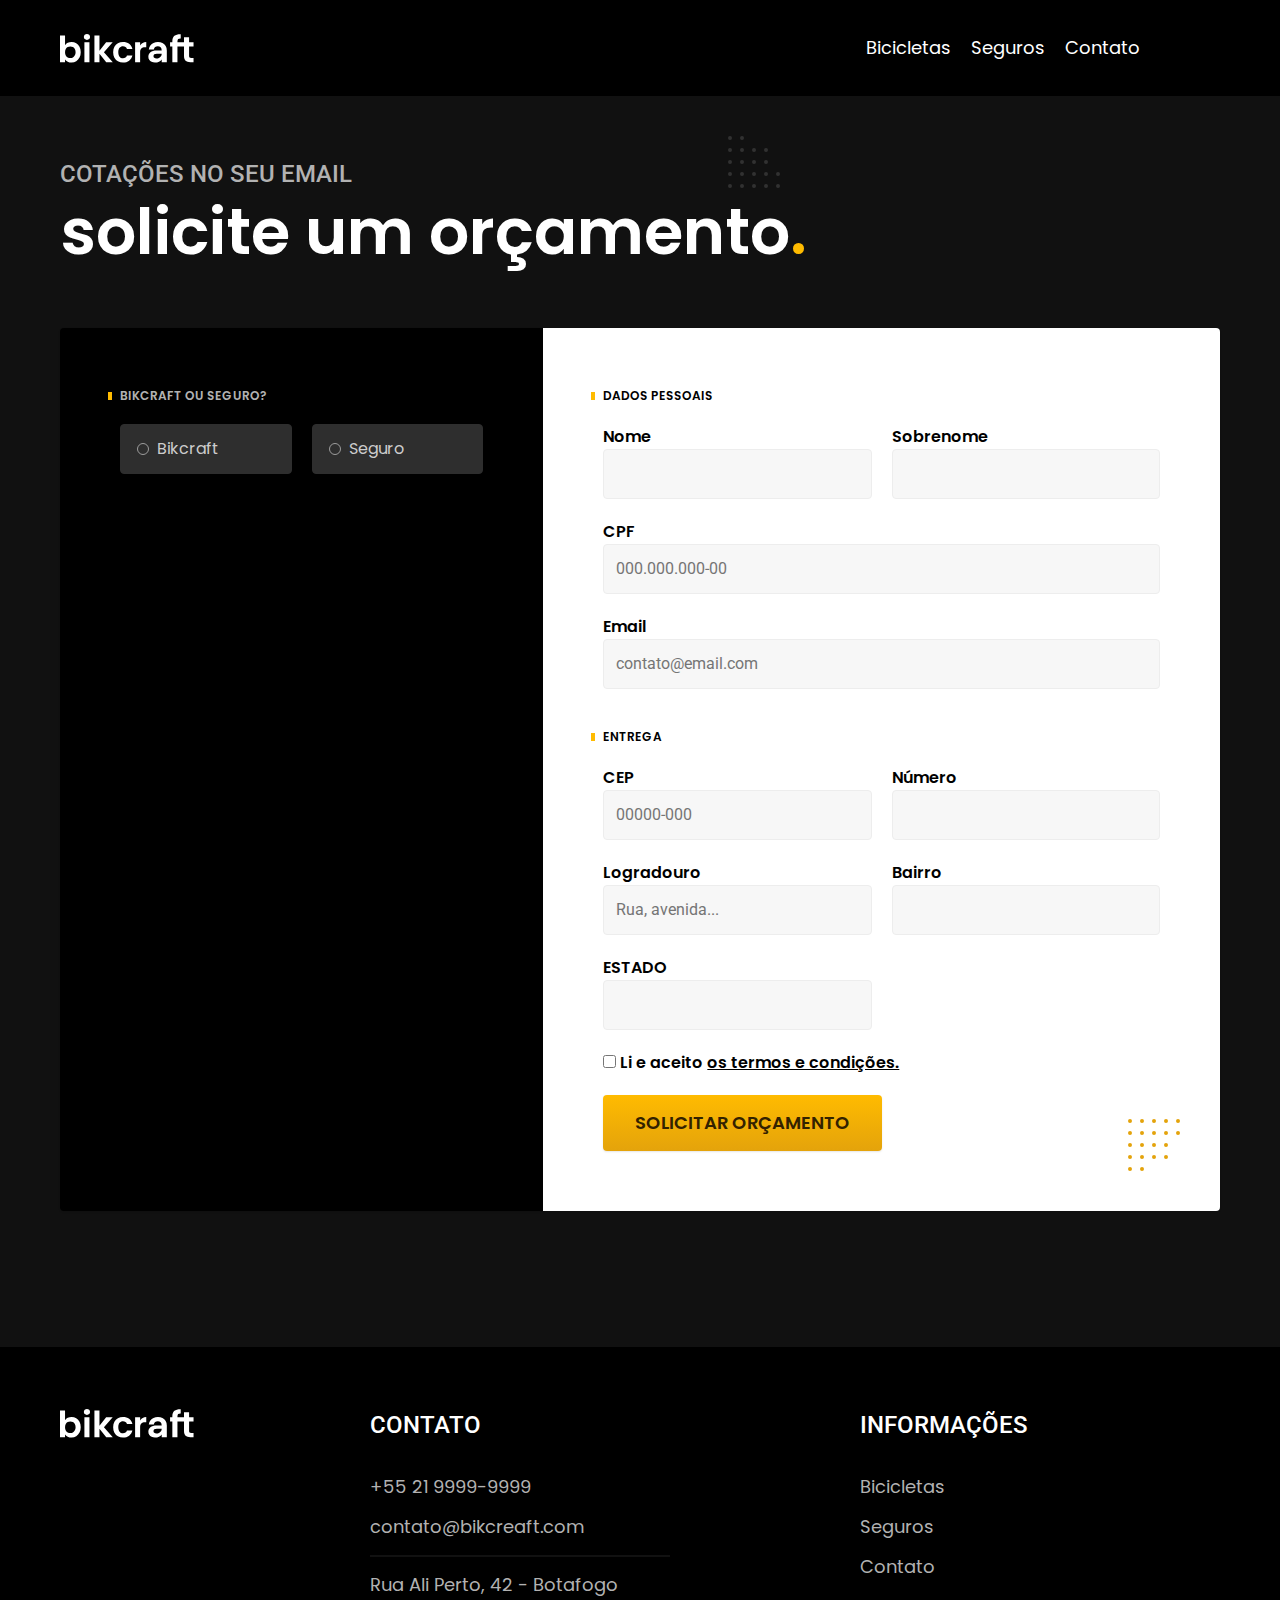
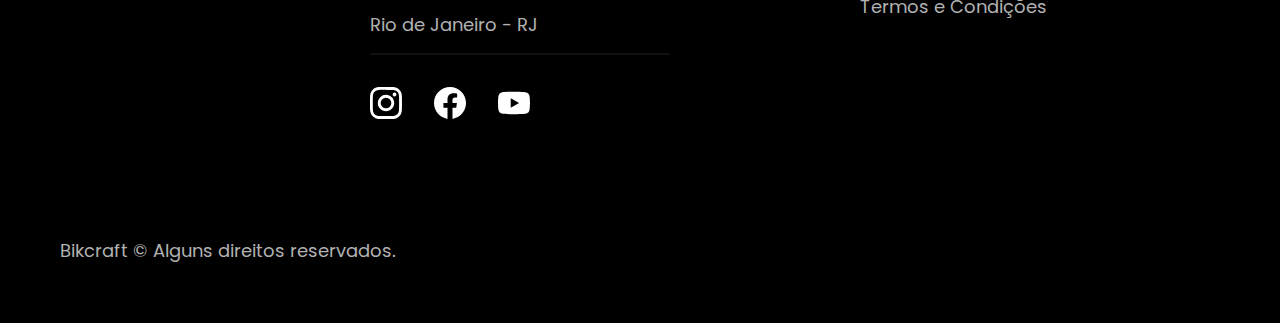
<file: orcamento.html>
<html lang="pt-br">

<head id="termos">
  <meta charset="UTF-8">
  <meta name="viewport" content="width=device-width, initial-scale=1.0">
  <meta name="description" content="Bicicletas elétricas de alta precisão e qualidade,  feitas sob medida para o cliente. Explore o mundo na sua velocidade com a Bikcraft.">
  <title>Bikcraft - Bicicletas Elétricas</title>
  <link rel="incon" href="./img/favicon.svg" type="image/svg+xml">
  <link rel="preload" href="./css/style.css" as="style">
  <link rel="stylesheet" href="css/style.css">
  <link rel="preconnect" href="https://fonts.googleapis.com">
  <link rel="preconnect" href="https://fonts.gstatic.com" crossorigin>
  <link href="https://fonts.googleapis.com/css2?family=Poppins:wght@400;600&family=Roboto:wght@400;500&display=swap" rel="stylesheet">
  <link rel="preconnect" href="https://fonts.googleapis.com">
  <link rel="preconnect" href="https://fonts.gstatic.com" crossorigin>
  <link href="https://fonts.googleapis.com/css2?family=Merriweather:ital,wght@1,900&display=swap" rel="stylesheet">
  <script>
  document.documentElement.classList.add ('js')
  </script>
</head>

<body id="orcamento">
  <header class="header-bg">
    <div class="header">
      <a href="./" class="logo"><img src="./img/bikcraft.svg" alt="Bikcraft"></a>
      <nav aria-label="primaria">
        <ul class="header-menu">
          <li> <a href="./bicicletas.html" class="font-1-m">Bicicletas</a></li>
          <li> <a href="./seguros.html" class="font-1-m">Seguros</a></li>
          <li> <a href="./contato.html" class="font-1-m">Contato</a></li>
        </ul>
      </nav>
    </div>
  </header>

  <section>
    <div class="titulo-bg">
      <div class="titulo container">
        <p class="font-2-l-b c5">COTAÇÕES NO SEU EMAIL</p>
        <h1 class="font-1-xxl c0">solicite um orçamento<span class="ponto">.</span></h1>
      </div>
    </div>

    <form class="orcamento container" action="./">
      <div class="orcamento-produto">
        <h2 class="font-1-xs c5">Bikcraft ou Seguro?</h2>

        <input type="radio" name="tipo" value="bikcraft" id="bikcraft">
        <label for="bikcraft">Bikcraft</label>

        <input type="radio" name="tipo" value="seguro" id="seguro">
        <label for="seguro">Seguro</label>

        <div class="orcamento-conteudo" id="orcamento-bikcraft">
          <h2 class="font-1-xs c5">Escolha a Sua</h2>

          <input type="radio" name="produto" value="nimbus" id="nimbus">
          <label for="nimbus">Nimbus Stark <span>R$ 4999</span></label>
          <div class="orcamento-detalhes">
            <ul class="font-1-xs c8">
              <li><img src="./img/icones/eletrica.svg" alt="">Motor Eletrico</li>
              <li><img src="./img/icones/carbono.svg" alt="">Fibra de Carbono</li>
              <li><img src="./img/icones/velocidade.svg" alt="">50 Km/h</li>
              <li><img src="./img/icones/rastreador.svg" alt="">Rastreador</li>
            </ul>
            <img src="./img/bicicletas/nimbus.jpg" alt="Bicicletas Preta">
          </div>

          <input type="radio" name="produto" value="magic" id="magic">
          <label for="magic">Magic Mitgh <span>R$ 2499</span></label>
          <div class="orcamento-detalhes">
            <ul class="font-1-xs c8">
              <li><img src="./img/icones/eletrica.svg" alt="">Motor Eletrico</li>
              <li><img src="./img/icones/carbono.svg" alt="">Fibra de Carbono</li>
              <li><img src="./img/icones/velocidade.svg" alt="">40 Km/h</li>
              <li><img src="./img/icones/rastreador.svg" alt="">Rastreador</li>
            </ul>
            <img src="./img/bicicletas/nebula.jpg" alt="Bicicletas Branca">
          </div>

          <input type="radio" name="produto" value="nebula" id="nebula">
          <label for="nebula">Nebula Cosmic <span>R$ 3999</span></label>
          <div class="orcamento-detalhes">
            <ul class="font-1-xs c8">
              <li><img src="./img/icones/eletrica.svg" alt="">Motor Eletrico</li>
              <li><img src="./img/icones/carbono.svg" alt="">Fibra de Carbono</li>
              <li><img src="./img/icones/velocidade.svg" alt="">45 Km/h</li>
              <li><img src="./img/icones/rastreador.svg" alt="">Rastreador</li>
            </ul>
            <img src="./img/bicicletas/magic.jpg" alt="Bicicletas Preta">
          </div>
        </div>

        <div class="orcamento-conteudo" id="orcamento-seguro">
          <h2 class="font-1-xs c5">Escolha o Plano</h2>

          <input type="radio" name="produto" value="ouro" id="ouro">
          <label for="ouro">0uro <span>R$ 299</span></label>

          <input type="radio" name="produto" value="prata" id="prata">
          <label for="prata">Prata <span>R$ 199</span></span></label>

        </div>
      </div>

      <div class="orcamento-dados formulario form-display">
        <h2 class="font-1-xs c9 col-2">DADOS PESSOAIS</h2>
        <div>
          <label for="nome">Nome</label>
          <input type="text" name="nome" id="nome">
        </div>
        <div>
          <label for="sobrenome">Sobrenome</label>
          <input type="text" name="sobrenome" id="sobrenome">
        </div>
        <div class="col-2">
          <label for="cpf">CPF</label>
          <input type="text" name="cpf" id="cpf" placeholder="000.000.000-00">
        </div>
        <div class="col-2">
          <label for="email">Email</label>
          <input type="email" name="email" id="email" placeholder="contato@email.com">
        </div>
        <h2 class="font-1-xs c9 col-2">ENTREGA</h2>
        <div>
          <label for="cep">CEP</label>
          <input type="text" name="cep" id="cep" placeholder="00000-000">
        </div>
        <div>
          <label for="numero">Número</label>
          <input type="text" name="numero" id="numero">
        </div>
        <div>
          <label for="Logradouro">Logradouro</label>
          <input type="text" name="logradouro" id="logradouro" placeholder="Rua, avenida...">
        </div>
        <div>
          <label for="bairro">Bairro</label>
          <input type="text" name="bairro" id="bairro">
        </div>
        <div>
          <label for="estado">ESTADO</label>
          <input type="text" name="estado" id="estado">
        </div>
        <div class="col-2">
          <label for="termo">
            <input type="checkbox" name="" id="">
            Li e aceito <u> <a href="./termos.html">os termos e condições.</a></u>
          </label>
        </div>
        <div class="col-2">
          <button class="botao">SOLICITAR ORÇAMENTO</button>
        </div>

      </div>


      </div>
    </form>



  </section>
















  <footer class="footer-bg">
    <div class="footer container">
      <img class="logo" src="./img/bikcraft.svg" alt="Bikcraft">
      <div class="footer-contato">
        <h3 class="font-2-l-b c0">CONTATO</h3>
        <ul class="font-1-m c5">
          <li><a href="tel:+552199999999">+55 21 9999-9999</a></li>
          <li><a href="mailto:contato@bikcreaft.com">contato@bikcreaft.com</a></li>
          <li>Rua Ali Perto, 42 - Botafogo</li>
          <li>Rio de Janeiro - RJ</li>
        </ul>
        <div class="footer-redes">
          <a href="./">
            <img src="./img/redes/instagram.svg" alt="instagram">
          </a>
          <a href="./">
            <img src="./img/redes/facebook.svg" alt="facebook">
          </a>
          <a href="./">
            <img src="./img/redes/youtube.svg" alt="youtube">
          </a>
        </div>
      </div>
      <div class="footer-info">
        <h3 class="font-2-l-b c0">INFORMAÇÕES</h3>
        <nav>
          <ul class="font-1-m c5">
            <li><a href="./bicicletas.html">Bicicletas</a></li>
            <li><a href="./seguros.html">Seguros</a></li>
            <li><a href="./contato.html">Contato</a></li>
            <li><a href="./termos.html">Termos e Condições</a></li>
          </ul>
        </nav>
      </div>
      <p class="footer-direitos font-1-m c5">Bikcraft © Alguns direitos reservados.</p>
    </div>
  </footer>
  <script src="./js/script.js"></script>
</body>

</html>
</file>
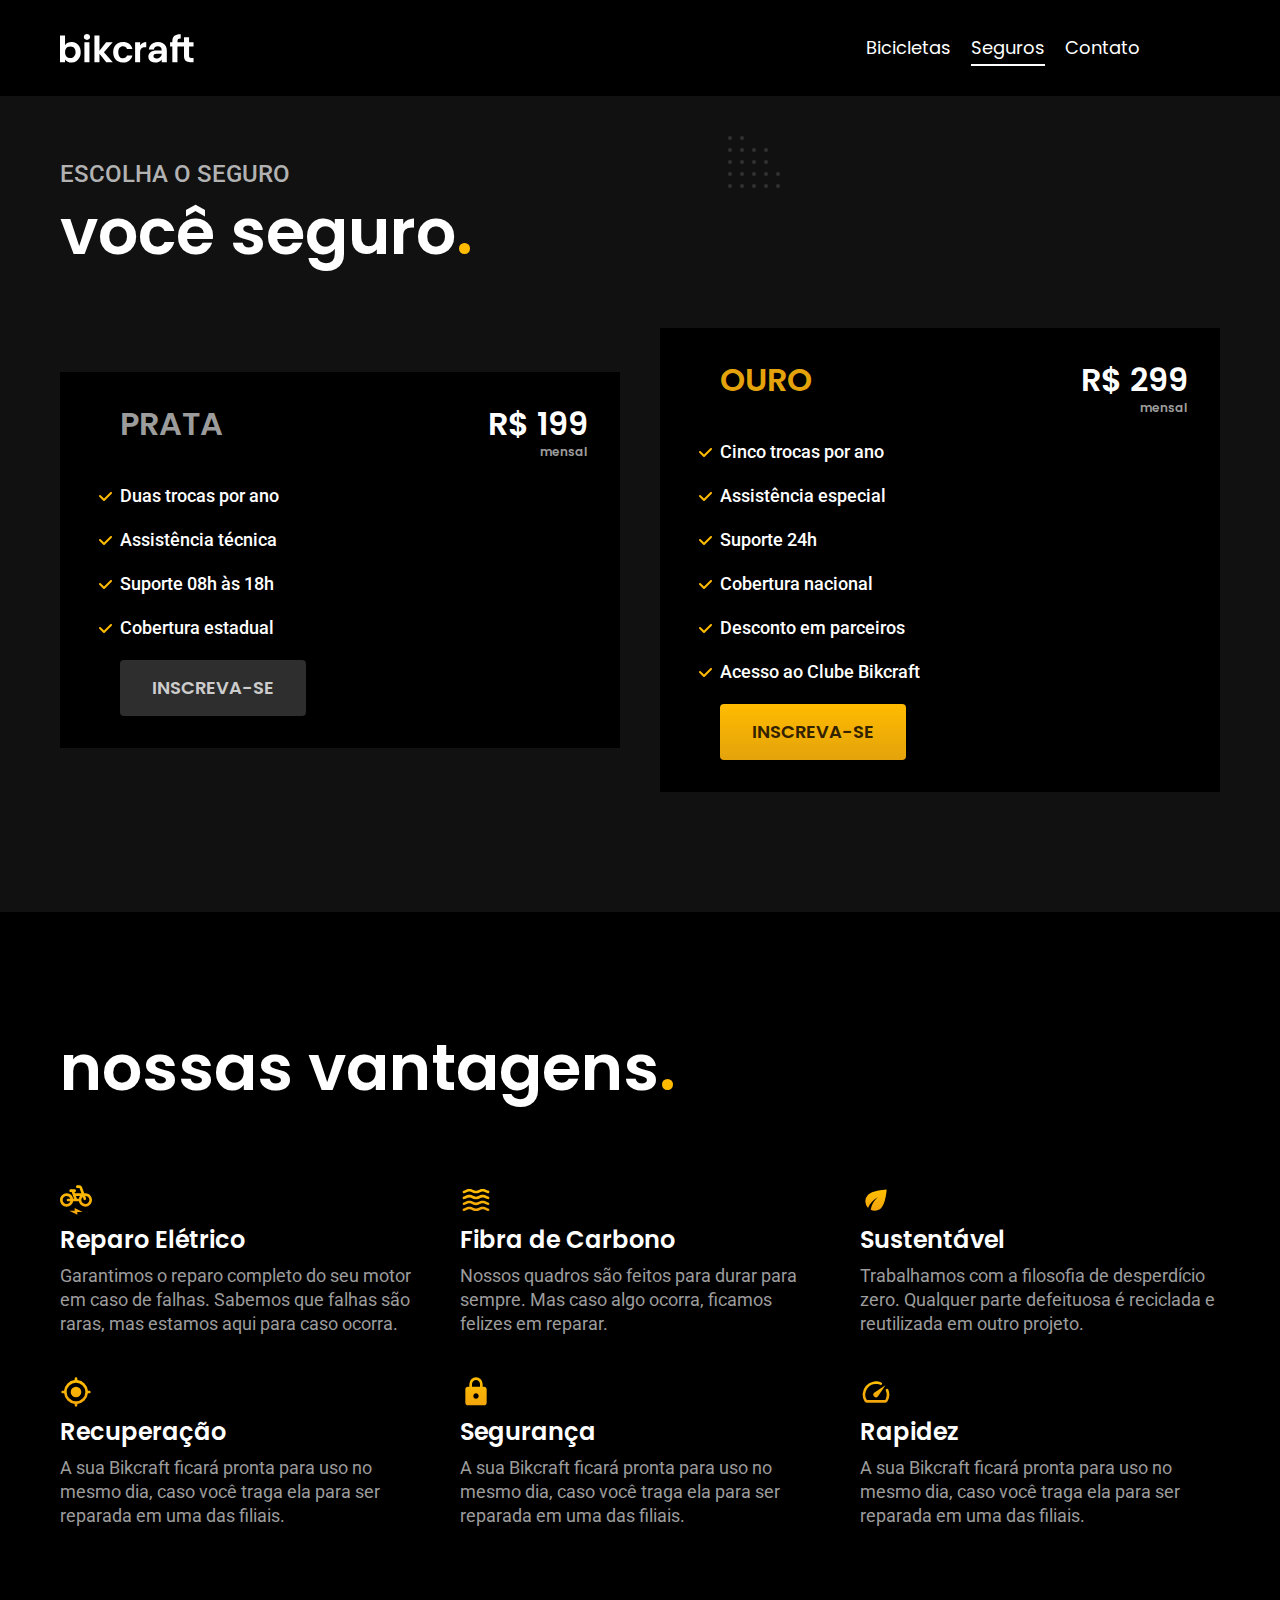
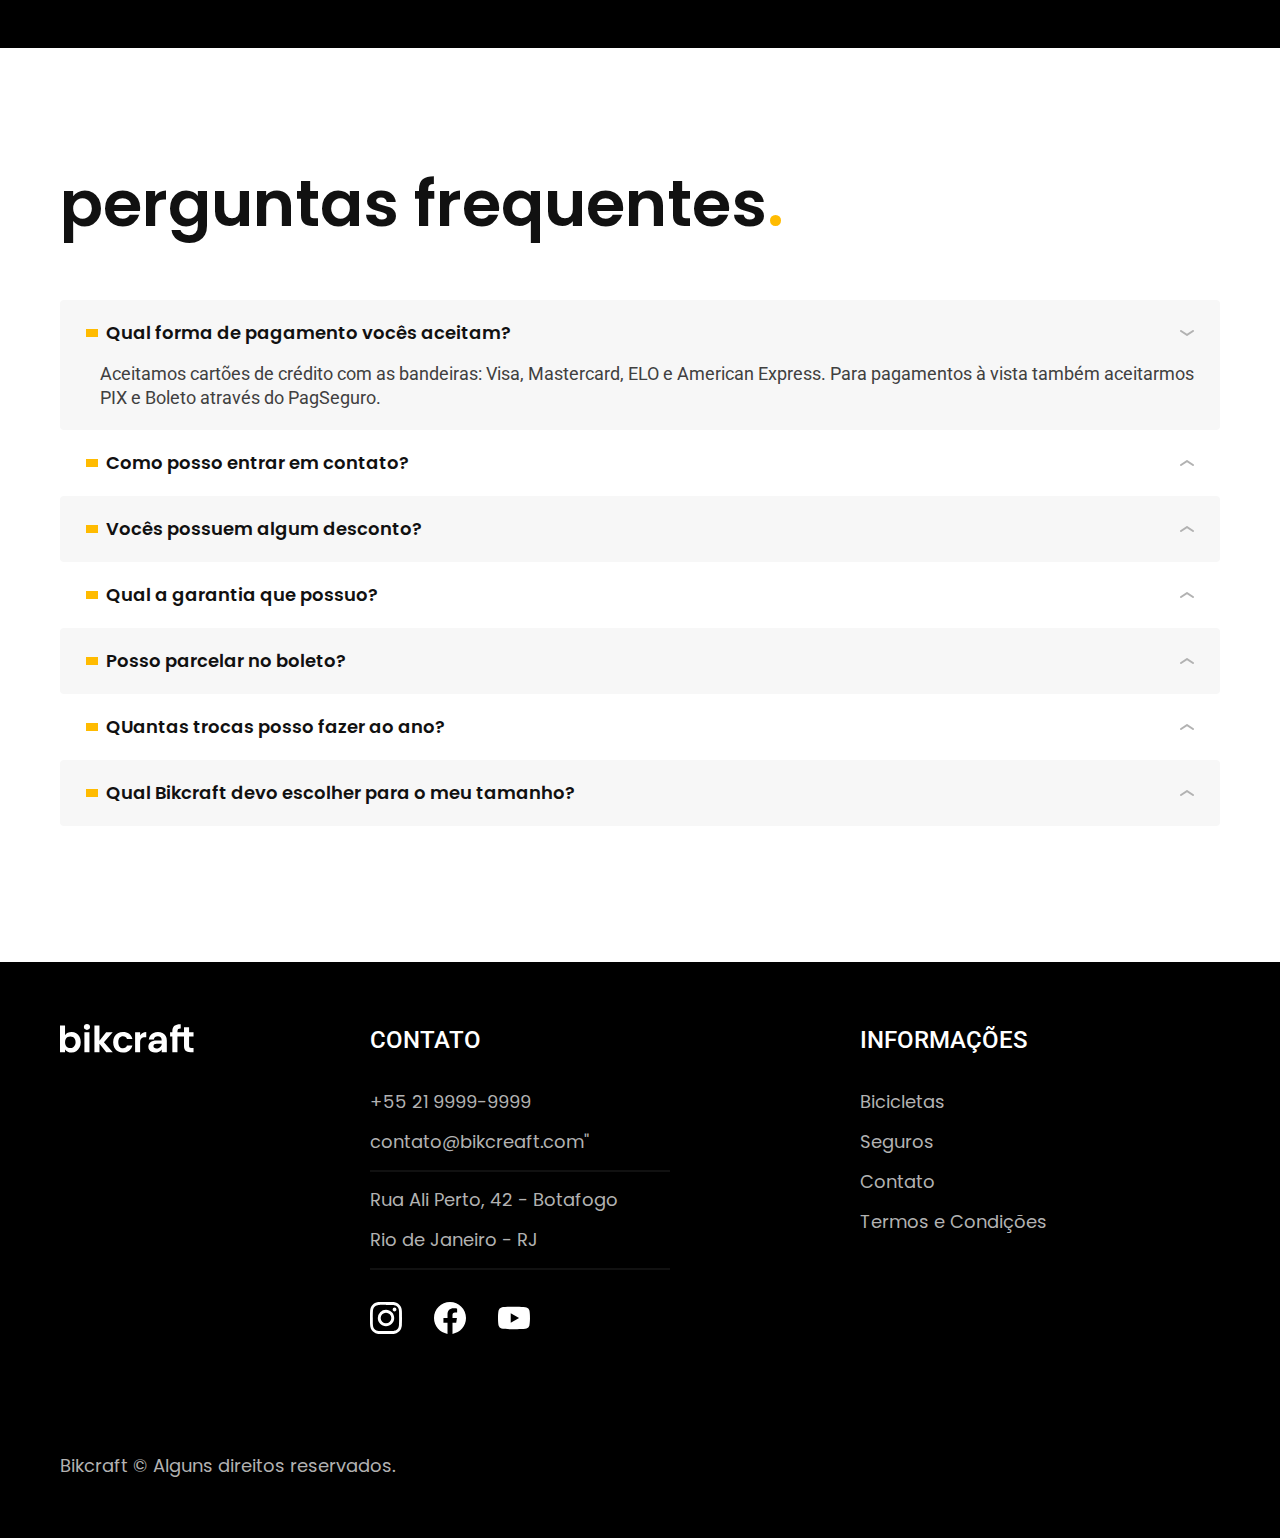
<file: seguros.html>
<html lang="pt-br">

<head id="termos">
  <meta charset="UTF-8">
  <meta name="viewport" content="width=device-width, initial-scale=1.0">
  <meta name="description" content="Bicicletas elétricas de alta precisão e qualidade,  feitas sob medida para o cliente. Explore o mundo na sua velocidade com a Bikcraft.">
  <title>Bikcraft - Bicicletas Elétricas</title>
  <link rel="incon" href="./img/favicon.svg" type="image/svg+xml">
  <link rel="preload" href="./css/style.css" as="style">
  <link rel="stylesheet" href="css/style.css">
  <link rel="preconnect" href="https://fonts.googleapis.com">
  <link rel="preconnect" href="https://fonts.gstatic.com" crossorigin>
  <link href="https://fonts.googleapis.com/css2?family=Poppins:wght@400;600&family=Roboto:wght@400;500&display=swap" rel="stylesheet">
  <link rel="preconnect" href="https://fonts.googleapis.com">
  <link rel="preconnect" href="https://fonts.gstatic.com" crossorigin>
  <link href="https://fonts.googleapis.com/css2?family=Merriweather:ital,wght@1,900&display=swap" rel="stylesheet">
  <script>
    document.documentElement.classList.add('js')
  </script>
</head>

<body>
  <header class="header-bg">
    <div class="header">
      <a href="./" class="logo"><img src="./img/bikcraft.svg" alt="Bikcraft"></a>
      <nav aria-label="primaria">
        <ul class="header-menu">
          <li> <a href="./bicicletas.html" class="font-1-m">Bicicletas</a></li>
          <li> <a href="./seguros.html" class="font-1-m">Seguros</a></li>
          <li> <a href="./contato.html" class="font-1-m">Contato</a></li>
        </ul>
      </nav>
    </div>
  </header>

  <main>
    <div class="titulo-bg">
      <div class="titulo container">
        <p class="font-2-l-b c5">ESCOLHA O SEGURO</p>
        <h1 class="font-1-xxl c0">você seguro<span class="ponto">.</span></h1>
      </div>
      <div class="seguros container" id="seguros">
        <div class="seguros-planos">
          <h3 class="c6 font-1-xl fadeindown" data-anime="200">PRATA</h3>
          <span class="c0 font-1-xl">R$ 199 <span class="c6 font-1-xs">mensal</span></span>
          <ul class="font-2-m c0">
            <li>Duas trocas por ano</li>
            <li>Assistência técnica</li>
            <li>Suporte 08h às 18h</li>
            <li>Cobertura estadual</li>
          </ul>
          <a href="./orcamento.html?tipo=seguro&produto=prata" class="botao-secundario">INSCREVA-SE</a>
        </div>
        <div class="seguros-planos">
          <h3 class="p1 font-1-xl fadeindown" data-anime="200">OURO</h3>
          <span class="c0 font-1-xl">R$ 299 <span class="c6 font-1-xs">mensal</span></span>
          <ul class="font-2-m c0">
            <li>Cinco trocas por ano</li>
            <li>Assistência especial</li>
            <li>Suporte 24h</li>
            <li>Cobertura nacional</li>
            <li>Desconto em parceiros</li>
            <li>Acesso ao Clube Bikcraft</li>
          </ul>
          <a href="./orcamento.html?tipo=seguro&produto=ouro" class="botao">INSCREVA-SE</a>
        </div>
      </div>
    </div>
    </div>
  </main>
  <article class="vantagens-bg">
    <div class="vantagens container">
      <h1 class="font-1-xxl c0">nossas vantagens<span class="ponto">.</span></h1>
      <ul class="vantagens-itens">
        <li class="vantagens-info c0">
          <img src="./img/icones/eletrica.svg" alt="">
          <h2>Reparo Elétrico</h2>
          <p>Garantimos o reparo completo do seu motor em caso de falhas. Sabemos que falhas são raras, mas estamos aqui para caso ocorra.</p>
        </li>
        <li class="vantagens-info c0">
          <img src="./img/icones/carbono.svg" alt="">
          <h2>Fibra de Carbono</h2>
          <p>Nossos quadros são feitos para durar para sempre. Mas caso algo ocorra, ficamos felizes em reparar.</p>
        </li>
        <li class="vantagens-info c0">
          <img src="./img/icones/sustentavel.svg" alt="">
          <h2>Sustentável</h2>
          <p>Trabalhamos com a filosofia de desperdício zero. Qualquer parte defeituosa é reciclada e reutilizada em outro projeto.</p>
        </li>
        <li class="vantagens-info c0">
          <img src="./img/icones/rastreador.svg" alt="">
          <h2>Recuperação</h2>
          <p>A sua Bikcraft ficará pronta para uso no mesmo dia, caso você traga ela para ser reparada em uma das filiais.</p>
        </li>
        <li class="vantagens-info c0">
          <img src="./img/icones/seguro.svg" alt="">
          <h2>Segurança</h2>
          <p>A sua Bikcraft ficará pronta para uso no mesmo dia, caso você traga ela para ser reparada em uma das filiais.</p>
        </li>
        <li class="vantagens-info c0">
          <img src="./img/icones/velocidade.svg" alt="">
          <h2>Rapidez</h2>
          <p>A sua Bikcraft ficará pronta para uso no mesmo dia, caso você traga ela para ser reparada em uma das filiais.</p>
        </li>
      </ul>
    </div>
  </article>

  <article class="perguntas container" id="perguntas">
    <h1 class="font-1-xxl c11">perguntas frequentes<span class="ponto">.</span></h1>
    <dl>
      <div>
        <dt><button aria-controls="pergunta1" aria-expanded="true">Qual forma de pagamento vocês aceitam?</button></dt>
        <dd id="pergunta1" class="ativa">Aceitamos cartões de crédito com as bandeiras: Visa, Mastercard, ELO e American Express. Para pagamentos à vista também aceitarmos PIX e Boleto através do PagSeguro.</dd>
      </div>
      <div>
        <dt> <button aria-controls="pergunta2" aria-expanded="false">Como posso entrar em contato?</button></dt>
        <dd id="pergunta2">Aceitamos cartões de crédito com as bandeiras: Visa, Mastercard, ELO e American Express. Para pagamentos à vista também aceitarmos PIX e Boleto através do PagSeguro.</dd>
      </div>
      <div>
        <dt> <button aria-controls="pergunta3" aria-expanded="false">Vocês possuem algum desconto?</button></dt>
        <dd id="pergunta3">Aceitamos cartões de crédito com as bandeiras: Visa, Mastercard, ELO e American Express. Para pagamentos à vista também aceitarmos PIX e Boleto através do PagSeguro.</dd>
      </div>
      <div>
        <dt> <button aria-controls="pergunta4" aria-expanded="false">Qual a garantia que possuo?</button></dt>
        <dd id="pergunta4">Aceitamos cartões de crédito com as bandeiras: Visa, Mastercard, ELO e American Express. Para pagamentos à vista também aceitarmos PIX e Boleto através do PagSeguro.</dd>
      </div>
      <div>
        <dt> <button aria-controls="pergunta5" aria-expanded="false">Posso parcelar no boleto?</button></dt>
        <dd id="pergunta5">Aceitamos cartões de crédito com as bandeiras: Visa, Mastercard, ELO e American Express. Para pagamentos à vista também aceitarmos PIX e Boleto através do PagSeguro.</dd>
      </div>
      <div>
        <dt> <button aria-controls="pergunta6" aria-expanded="false">QUantas trocas posso fazer ao ano?</button></dt>
        <dd id="pergunta6">Aceitamos cartões de crédito com as bandeiras: Visa, Mastercard, ELO e American Express. Para pagamentos à vista também aceitarmos PIX e Boleto através do PagSeguro.</dd>
      </div>
      <div>
        <dt> <button aria-controls="pergunta7" aria-expanded="false">Qual Bikcraft devo escolher para o meu tamanho?</button></dt>
        <dd id="pergunta7">Aceitamos cartões de crédito com as bandeiras: Visa, Mastercard, ELO e American Express. Para pagamentos à vista também aceitarmos PIX e Boleto através do PagSeguro.</dd>
      </div>
    </dl>
  </article>

























  <footer class="footer-bg">
    <div class="footer container">
      <img class="logo" src="./img/bikcraft.svg" alt="Bikcraft">
      <div class="footer-contato">
        <h3 class="font-2-l-b c0">CONTATO</h3>
        <ul class="font-1-m c5">
          <li><a href="tel:+552199999999">+55 21 9999-9999</a></li>
          <li><a href="mailto:contato@bikcreaft.com">contato@bikcreaft.com"</a></li>
          <li>Rua Ali Perto, 42 - Botafogo</li>
          <li>Rio de Janeiro - RJ</li>
        </ul>
        <div class="footer-redes">
          <a href="./">
            <img src="./img/redes/instagram.svg" alt="instagram">
          </a>
          <a href="./">
            <img src="./img/redes/facebook.svg" alt="facebook">
          </a>
          <a href="./">
            <img src="./img/redes/youtube.svg" alt="youtube">
          </a>
        </div>
      </div>
      <div class="footer-info">
        <h3 class="font-2-l-b c0">INFORMAÇÕES</h3>
        <nav>
          <ul class="font-1-m c5">
            <li><a href="./bicicletas.html">Bicicletas</a></li>
            <li><a href="./seguros.html">Seguros</a></li>
            <li><a href="./contato.html">Contato</a></li>
            <li><a href="./termos.html">Termos e Condições</a></li>
          </ul>
        </nav>
      </div>
      <p class="footer-direitos font-1-m c5">Bikcraft © Alguns direitos reservados.</p>
    </div>
  </footer>
  <script src="./js/plugins/simple-anime.js"></script>
  <script src="./js/script.js"></script>
</body>

</html>
</file>
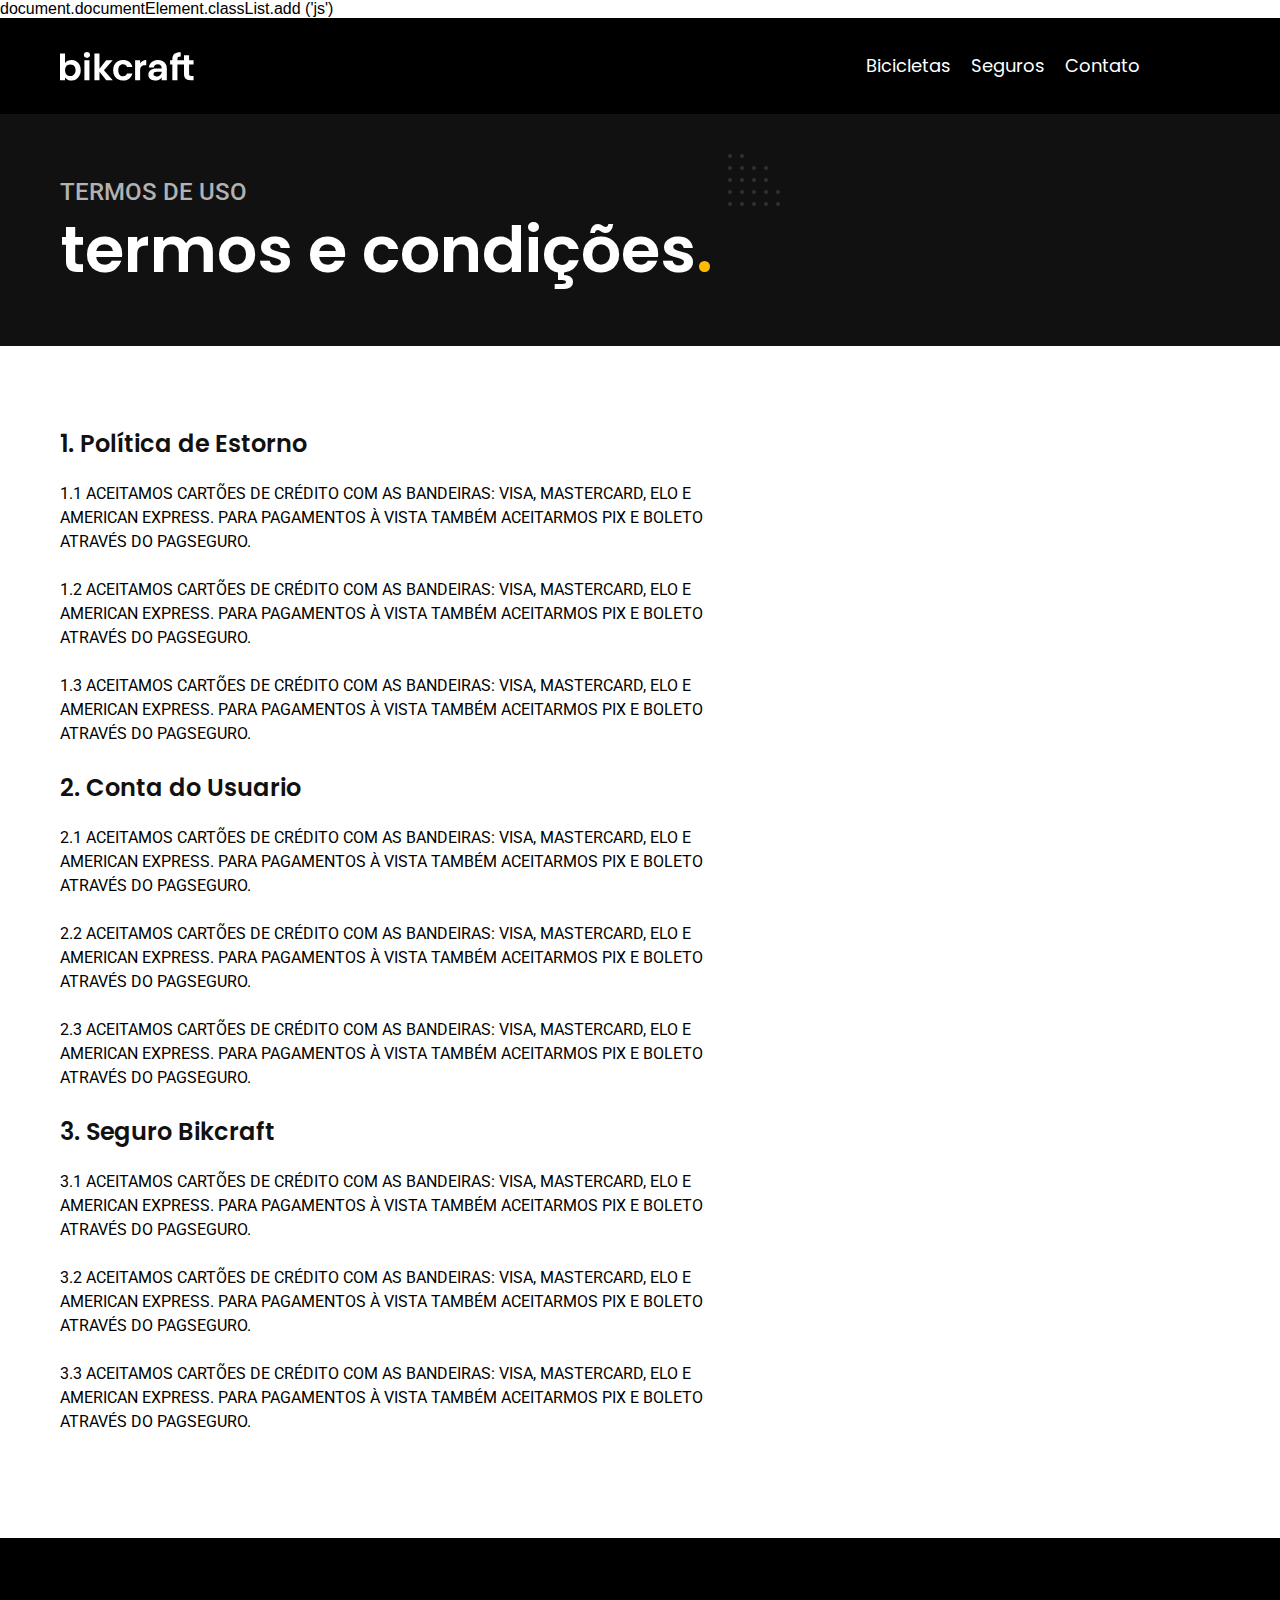
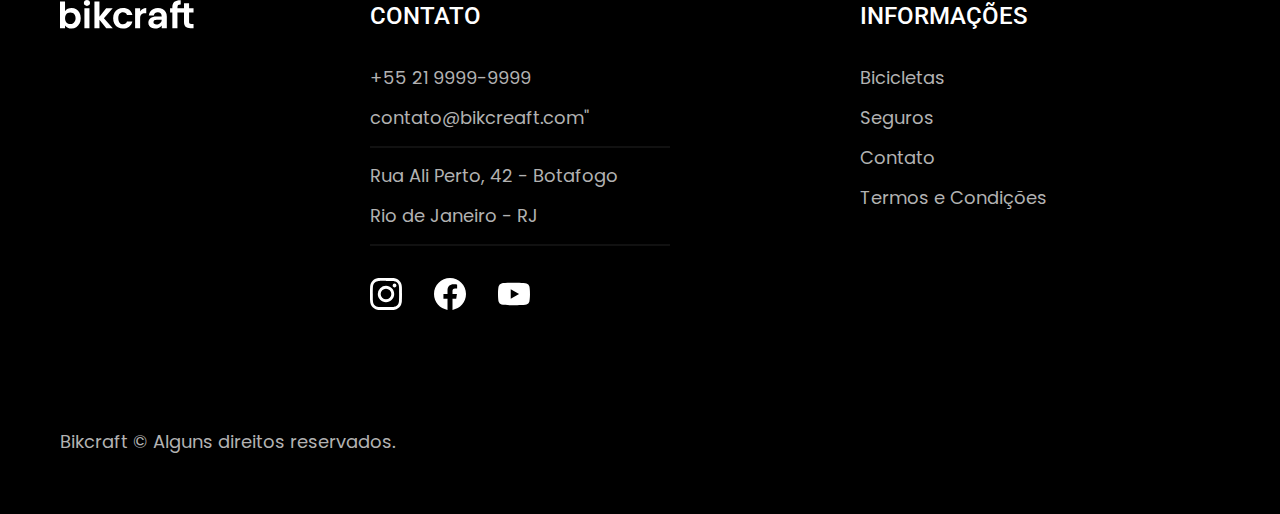
<file: termos.html>
<html lang="pt-br">

<head id="termos">
  <meta charset="UTF-8">
  <meta name="viewport" content="width=device-width, initial-scale=1.0">
  <meta name="description" content="Bicicletas elétricas de alta precisão e qualidade,  feitas sob medida para o cliente. Explore o mundo na sua velocidade com a Bikcraft.">
  <title>Bikcraft - Bicicletas Elétricas</title>
  <link rel="incon" href="./img/favicon.svg" type="image/svg+xml">
  <link rel="preload" href="./css/style.css" as="style">
  <link rel="stylesheet" href="css/style.css">
  <link rel="preconnect" href="https://fonts.googleapis.com">
  <link rel="preconnect" href="https://fonts.gstatic.com" crossorigin>
  <link href="https://fonts.googleapis.com/css2?family=Poppins:wght@400;600&family=Roboto:wght@400;500&display=swap" rel="stylesheet">
  <link rel="preconnect" href="https://fonts.googleapis.com">
  <link rel="preconnect" href="https://fonts.gstatic.com" crossorigin>
  <link href="https://fonts.googleapis.com/css2?family=Merriweather:ital,wght@1,900&display=swap" rel="stylesheet">
  document.documentElement.classList.add ('js')
  </script>
</head>

<body>
  <header class="header-bg">
    <div class="header">
      <a href="./" class="logo"><img src="./img/bikcraft.svg" alt="Bikcraft"></a>
      <nav aria-label="primaria">
        <ul class="header-menu">
          <li> <a href="./bicicletas.html" class="font-1-m">Bicicletas</a></li>
          <li> <a href="./seguros.html" class="font-1-m">Seguros</a></li>
          <li> <a href="./contato.html" class="font-1-m">Contato</a></li>
        </ul>
      </nav>
    </div>
  </header>

  <main>
    <div class="titulo-bg">
      <div class="titulo container">
        <p class="font-2-l-b c5">TERMOS DE USO</p>
        <h1 class="font-1-xxl c0">termos e condições<span class="ponto">.</span></h1>
      </div>
    </div>

    <div class="termos font-2-s container">
      <h2 class="font-1-l c11">1. Política de Estorno</h2>
      <p>1.1 Aceitamos cartões de crédito com as bandeiras: Visa, Mastercard, ELO e American Express. Para pagamentos à vista também aceitarmos PIX e Boleto através do PagSeguro.</p>
      <p>1.2 Aceitamos cartões de crédito com as bandeiras: Visa, Mastercard, ELO e American Express. Para pagamentos à vista também aceitarmos PIX e Boleto através do PagSeguro.</p>
      <p>1.3 Aceitamos cartões de crédito com as bandeiras: Visa, Mastercard, ELO e American Express. Para pagamentos à vista também aceitarmos PIX e Boleto através do PagSeguro.</p>

      <h2 class="font-1-l c11">2. Conta do Usuario</h2>
      <p>2.1 Aceitamos cartões de crédito com as bandeiras: Visa, Mastercard, ELO e American Express. Para pagamentos à vista também aceitarmos PIX e Boleto através do PagSeguro.</p>
      <p>2.2 Aceitamos cartões de crédito com as bandeiras: Visa, Mastercard, ELO e American Express. Para pagamentos à vista também aceitarmos PIX e Boleto através do PagSeguro.</p>
      <p>2.3 Aceitamos cartões de crédito com as bandeiras: Visa, Mastercard, ELO e American Express. Para pagamentos à vista também aceitarmos PIX e Boleto através do PagSeguro.</p>

      <h2 class="font-1-l c11">3. Seguro Bikcraft</h2>
      <p>3.1 Aceitamos cartões de crédito com as bandeiras: Visa, Mastercard, ELO e American Express. Para pagamentos à vista também aceitarmos PIX e Boleto através do PagSeguro.</p>
      <p>3.2 Aceitamos cartões de crédito com as bandeiras: Visa, Mastercard, ELO e American Express. Para pagamentos à vista também aceitarmos PIX e Boleto através do PagSeguro.</p>
      <p>3.3 Aceitamos cartões de crédito com as bandeiras: Visa, Mastercard, ELO e American Express. Para pagamentos à vista também aceitarmos PIX e Boleto através do PagSeguro.</p>
    </div>
  </main>

























  <footer class="footer-bg">
    <div class="footer container">
      <img class="logo" src="./img/bikcraft.svg" alt="Bikcraft">
      <div class="footer-contato">
        <h3 class="font-2-l-b c0">CONTATO</h3>
        <ul class="font-1-m c5">
          <li><a href="tel:+552199999999">+55 21 9999-9999</a></li>
          <li><a href="mailto:contato@bikcreaft.com">contato@bikcreaft.com"</a></li>
          <li>Rua Ali Perto, 42 - Botafogo</li>
          <li>Rio de Janeiro - RJ</li>
        </ul>
        <div class="footer-redes">
          <a href="./">
            <img src="./img/redes/instagram.svg" alt="instagram">
          </a>
          <a href="./">
            <img src="./img/redes/facebook.svg" alt="facebook">
          </a>
          <a href="./">
            <img src="./img/redes/youtube.svg" alt="youtube">
          </a>
        </div>
      </div>
      <div class="footer-info">
        <h3 class="font-2-l-b c0">INFORMAÇÕES</h3>
        <nav>
          <ul class="font-1-m c5">
            <li><a href="./bicicletas.html">Bicicletas</a></li>
            <li><a href="./seguros.html">Seguros</a></li>
            <li><a href="./contato.html">Contato</a></li>
            <li><a href="./termos.html">Termos e Condições</a></li>
          </ul>
        </nav>
      </div>
      <p class="footer-direitos font-1-m c5">Bikcraft © Alguns direitos reservados.</p>
    </div>
  </footer>
  <script src="./js/script.js"></script>
</body>

</html>
</file>
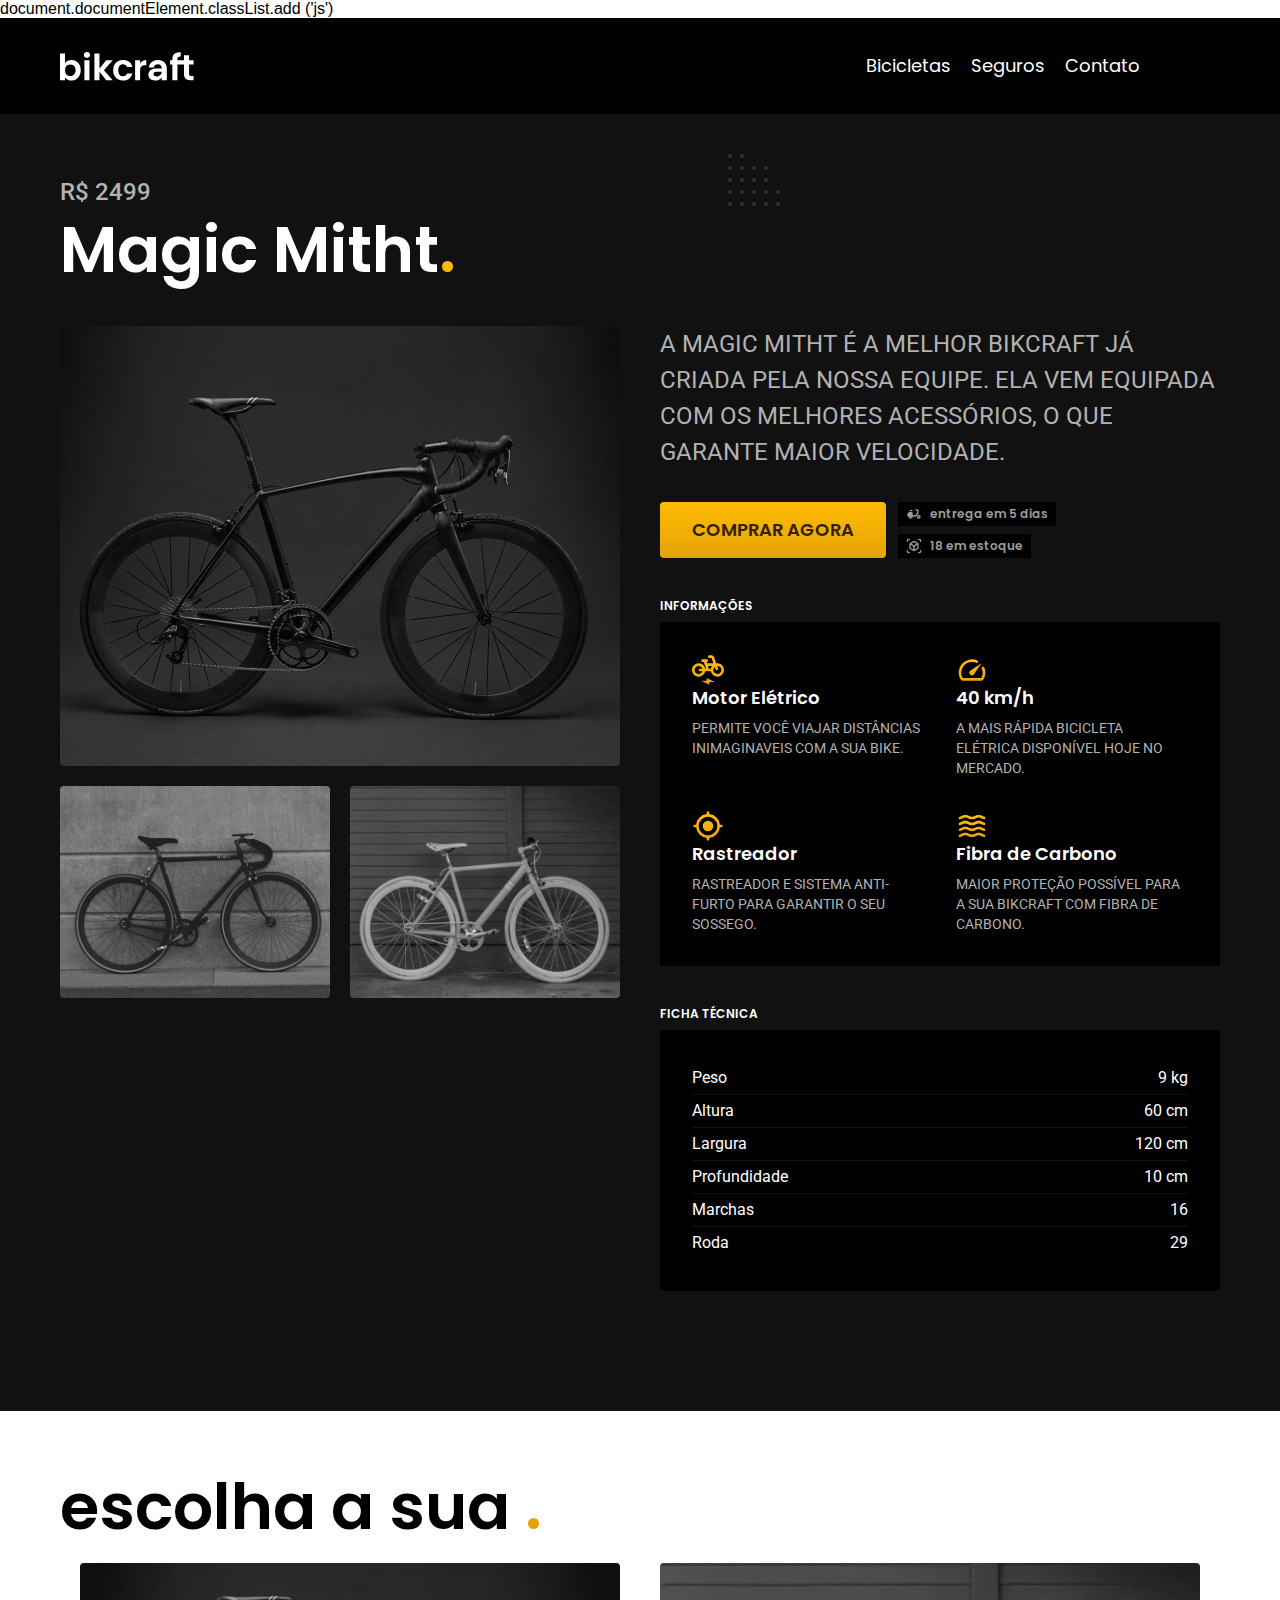
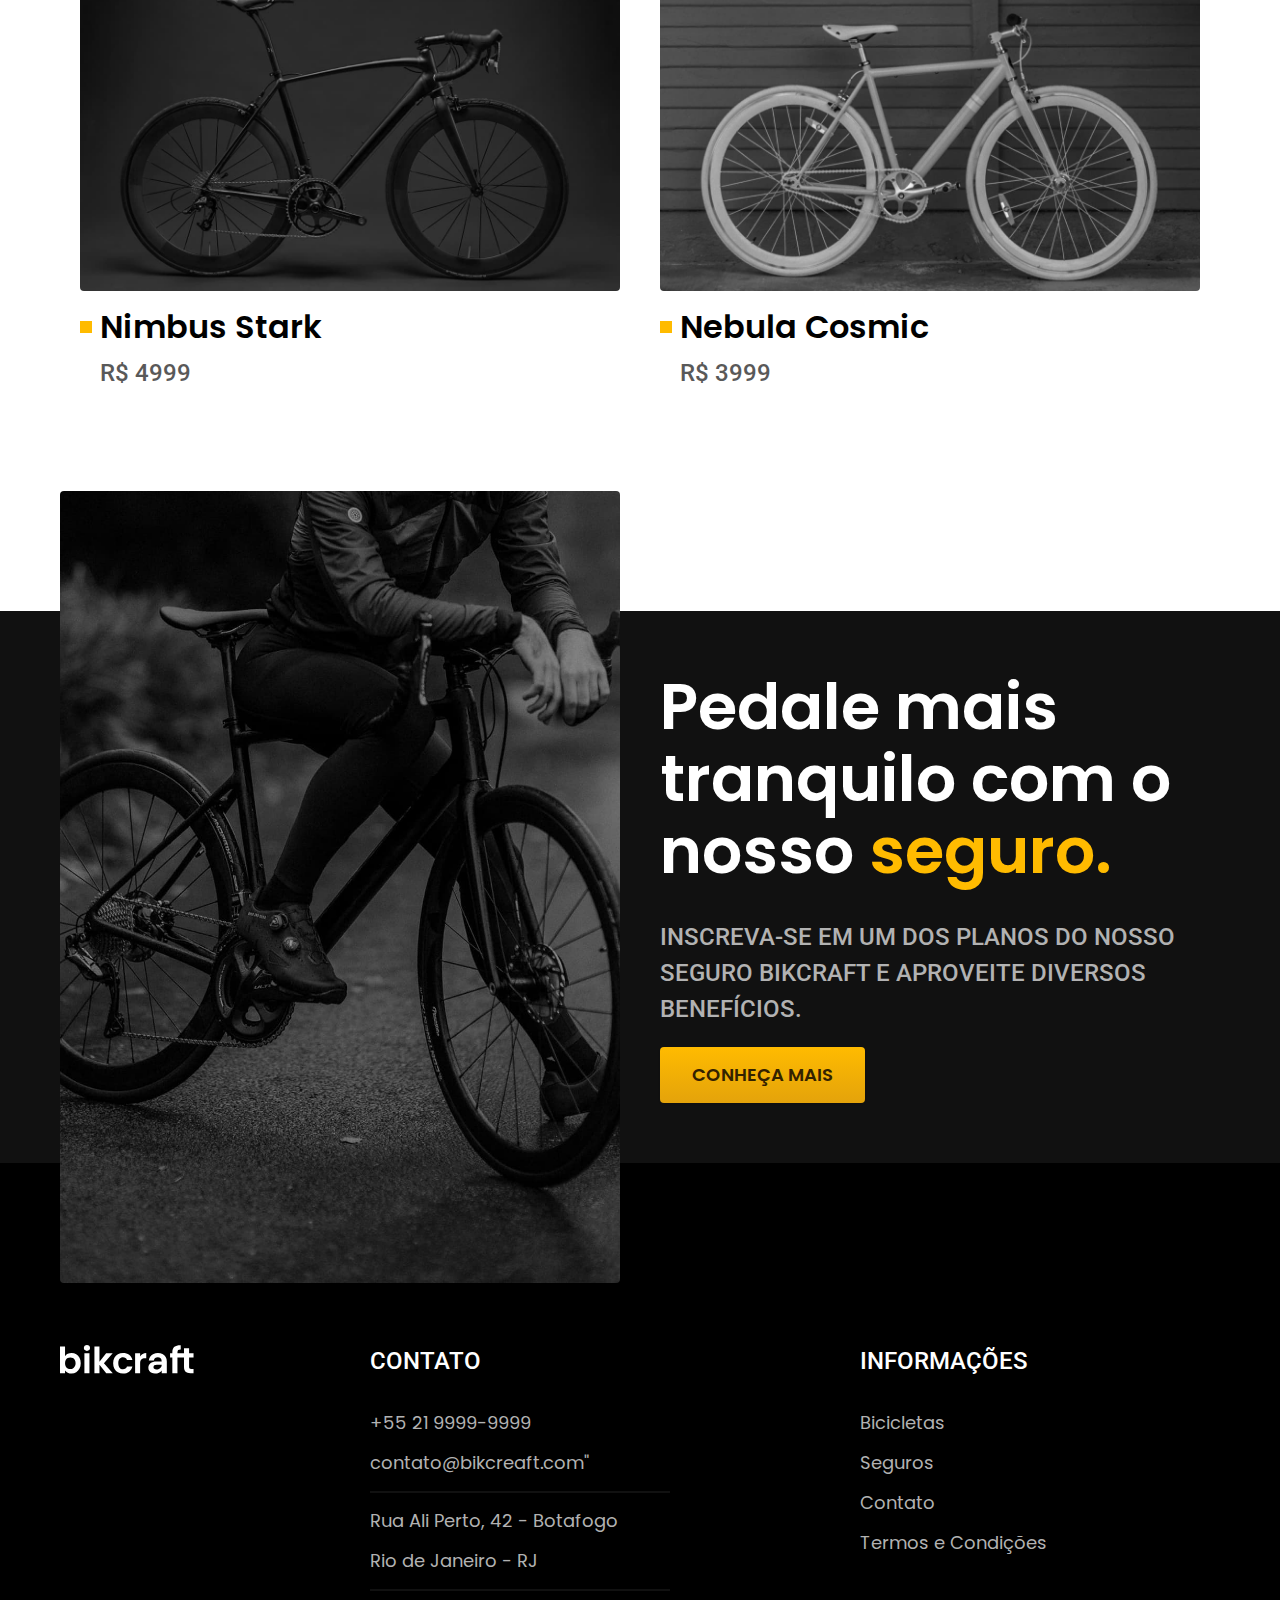
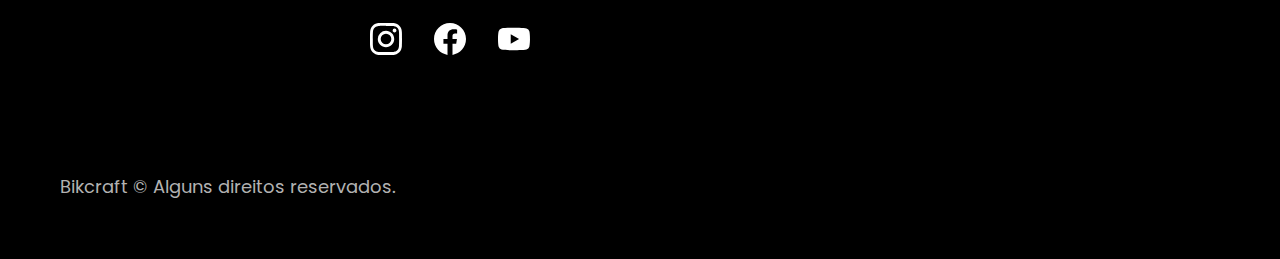
<file: bicicletas/magic.html>
<html lang="pt-br">

<head id="termos">
  <meta charset="UTF-8">
  <meta name="viewport" content="width=device-width, initial-scale=1.0">
  <meta name="description" content="Bicicletas elétricas de alta precisão e qualidade,  feitas sob medida para o cliente. Explore o mundo na sua velocidade com a Bikcraft.">
  <title>Bikcraft - Bicicletas Elétricas</title>
  <link rel="incon" href="../img/favicon.svg" type="image/svg+xml">
  <link rel="stylesheet" href="../css/style.css">
  <link rel="preconnect" href="https://fonts.googleapis.com">
  <link rel="preconnect" href="https://fonts.gstatic.com" crossorigin>
  <link href="https://fonts.googleapis.com/css2?family=Poppins:wght@400;600&family=Roboto:wght@400;500&display=swap" rel="stylesheet">
  <link rel="preconnect" href="https://fonts.googleapis.com">
  <link rel="preconnect" href="https://fonts.gstatic.com" crossorigin>
  <link href="https://fonts.googleapis.com/css2?family=Merriweather:ital,wght@1,900&display=swap" rel="stylesheet">
  document.documentElement.classList.add ('js')
  </script>
</head>

<body>
  <header class="header-bg">
    <div class="header">
      <a href="../" class="logo"><img src="../img/bikcraft.svg" alt="Bikcraft"></a>
      <nav aria-label="primaria">
        <ul class="header-menu">
          <li> <a href="../bicicletas.html" class="font-1-m">Bicicletas</a></li>
          <li> <a href="../seguros.html" class="font-1-m">Seguros</a></li>
          <li> <a href="../contato.html" class="font-1-m">Contato</a></li>
        </ul>
      </nav>
    </div>
  </header>

  <main class="titulo-bg">
    <div>
      <div class="titulo container">
        <p class="font-2-l-b c5">R$ 2499</p>
        <h1 class="font-1-xxl c0">Magic Mitht<span class="ponto">.</span></h1>
      </div>
    </div>

    <div class="bicicleta container">
      <div class="bicicleta-img">
        <img src="../img/bicicleta/nimbus1.jpg" alt="">
        <img src="../img/bicicleta/nimbus2.jpg" alt="">
        <img src="../img/bicicleta/nimbus3.jpg" alt="">
      </div>
      <div class="bicicleta-conteudo">
        <p class="font-2-l c5">A Magic Mitht é a melhor Bikcraft já criada pela nossa equipe. Ela vem equipada com os melhores acessórios, o que garante maior velocidade.</p>
        <div class="bicicleta-comprar">
          <a class="botao" href="../orcamento.html?tipo=bikcraft&produto=magic">COMPRAR AGORA</a>
          <span class="font-1-xs c6"> <img src="../img/icones/entrega.svg" alt=""> entrega em 5 dias</span>
          <span class="font-1-xs c6"> <img src="../img/icones/estoque.svg" alt=""> 18 em estoque</span>
        </div>
        <h2 class="font-1-xs c0">INFORMAÇÕES</h2>
        <ul class="bicicleta-info c0">
          <li>
            <img src="../img/icones/eletrica.svg" alt="">
            <h3 class="font-1-m-b">Motor Elétrico</h3>
            <p class="font-2-xs c5">Permite você viajar distâncias inimaginaveis com a sua bike.
            <p>
          </li>
          <li>
            <img src="../img/icones/velocidade.svg" alt="">
            <h3 class="font-1-m-b">40 km/h</h3>
            <p class="font-2-xs c5">A mais rápida bicicleta elétrica disponível hoje no mercado.
            <p>
          </li>
          <li>
            <img src="../img/icones/rastreador.svg" alt="">
            <h3 class="font-1-m-b">Rastreador</h3>
            <p class="font-2-xs c5">Rastreador e sistema anti-furto para garantir o seu sossego.
            <p>
          </li>
          <li>
            <img src="../img/icones/carbono.svg" alt="">
            <h3 class="font-1-m-b">Fibra de Carbono</h3>
            <p class="font-2-xs c5">Maior proteção possível para a sua Bikcraft com fibra de carbono.
            <p>
          </li>
        </ul>
        <h2 class="font-1-xs c0">FICHA TÉCNICA</h2>
        <ul class="bicicleta-lista c0">
          <li class="font-2-s">Peso <span class="font-2-s">9 kg</span></li>
          <li class="font-2-s">Altura <span class="font-2-s">60 cm</span></li>
          <li class="font-2-s">Largura <span class="font-2-s">120 cm</span></li>
          <li class="font-2-s">Profundidade <span class="font-2-s">10 cm</span></li>
          <li class="font-2-s">Marchas <span class="font-2-s">16</span></li>
          <li class="font-2-s">Roda <span class="font-2-s">29</span></li>
        </ul>
      </div>
    </div>
  </main>

  <article class="bicicletas-lista container">
    <h2 class="font-1-xxl titulo">escolha a sua <span class="p1">.</span></h2>

    <ul>
      <li>
        <a href="../bicicletas/nimbus.html">
          <img src="../img/bicicletas/nimbus.jpg" alt="Bicicleta Preta">
          <h3 class="font-1-xl"> Nimbus Stark</h2>
            <span class="font-2-l-b">R$ 4999</span>
        </a>
      </li>

      <li>
        <a href="../bicicletas/nebula.html">
          <img src="../img/bicicletas/nebula.jpg" alt="Bicicleta Preta">
          <h3 class="font-1-xl"> Nebula Cosmic</h2>
            <span class="font-2-l-b">R$ 3999</span>
        </a>
      </li>
    </ul>
  </article>

  <article class="seguro-bg">
    <div class="seguro container">
      <div class="seguro-img"><img src="../img/fotos/seguros.jpg" alt="Pessoa Parada em cima da Bicicleta"></div>
      <div class="seguro-info">
        <h2 class="font-1-xxl c0">Pedale mais tranquilo com o nosso <span class="ponto">seguro.</span></h2>
        <p class="font-2-l-b c5">Inscreva-se em um dos planos do nosso seguro Bikcraft e aproveite diversos benefícios.</p>
        <a class="botao" href="../seguros.html">CONHEÇA MAIS</a>
      </div>
    </div>
  </article>


  <footer class="footer-bg">
    <div class="footer container">
      <img class="logo" src="../img/bikcraft.svg" alt="Bikcraft">
      <div class="footer-contato">
        <h3 class="font-2-l-b c0">CONTATO</h3>
        <ul class="font-1-m c5">
          <li><a href="tel:+552199999999">+55 21 9999-9999</a></li>
          <li><a href="mailto:contato@bikcreaft.com">contato@bikcreaft.com"</a></li>
          <li>Rua Ali Perto, 42 - Botafogo</li>
          <li>Rio de Janeiro - RJ</li>
        </ul>
        <div class="footer-redes">
          <a href="./">
            <img src="../img/redes/instagram.svg" alt="instagram">
          </a>
          <a href="./">
            <img src="../img/redes/facebook.svg" alt="facebook">
          </a>
          <a href="./">
            <img src="../img/redes/youtube.svg" alt="youtube">
          </a>
        </div>
      </div>
      <div class="footer-info">
        <h3 class="font-2-l-b c0">INFORMAÇÕES</h3>
        <nav>
          <ul class="font-1-m c5">
            <li><a href="../bicicletas.html">Bicicletas</a></li>
            <li><a href="../seguros.html">Seguros</a></li>
            <li><a href="../contato.html">Contato</a></li>
            <li><a href="../termos.html">Termos e Condições</a></li>
          </ul>
        </nav>
      </div>
      <p class="footer-direitos font-1-m c5">Bikcraft © Alguns direitos reservados.</p>
    </div>
  </footer>
  <script src="../js/script.js"></script>
</body>

</html>
</file>
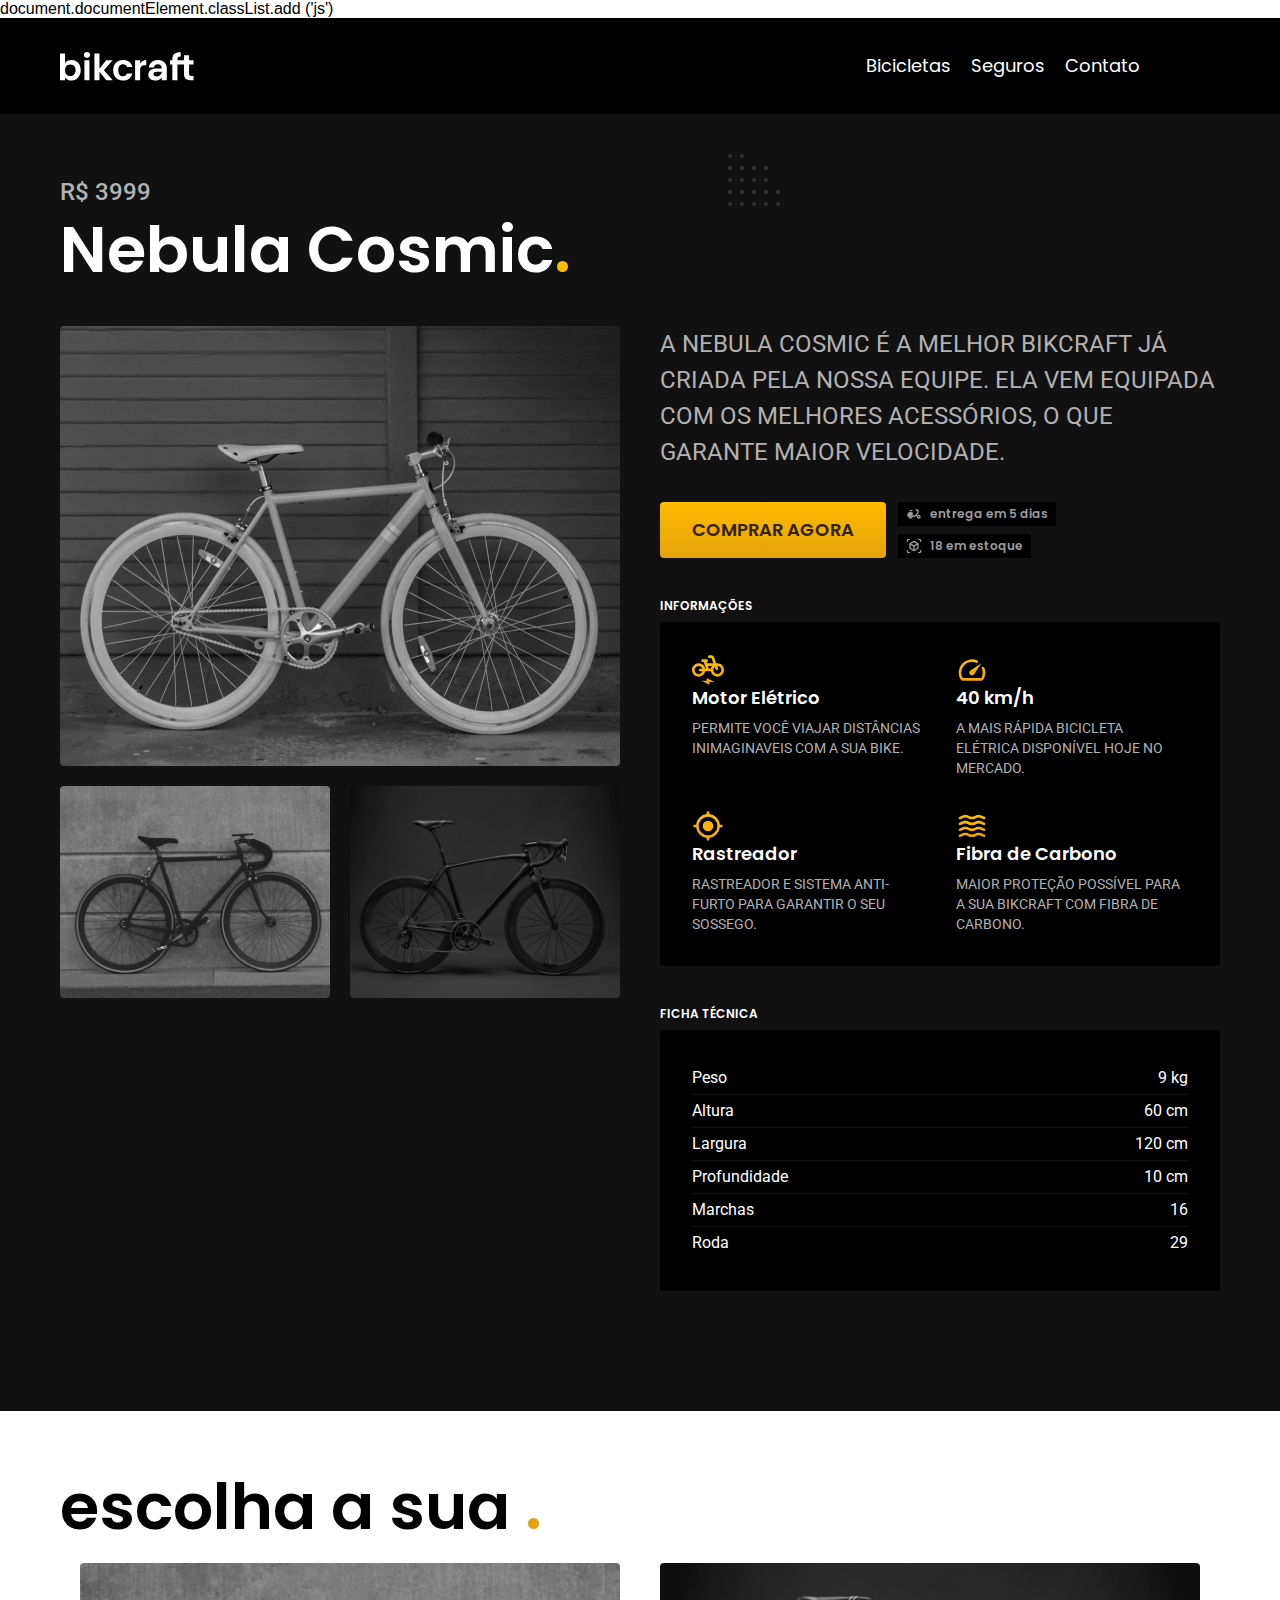
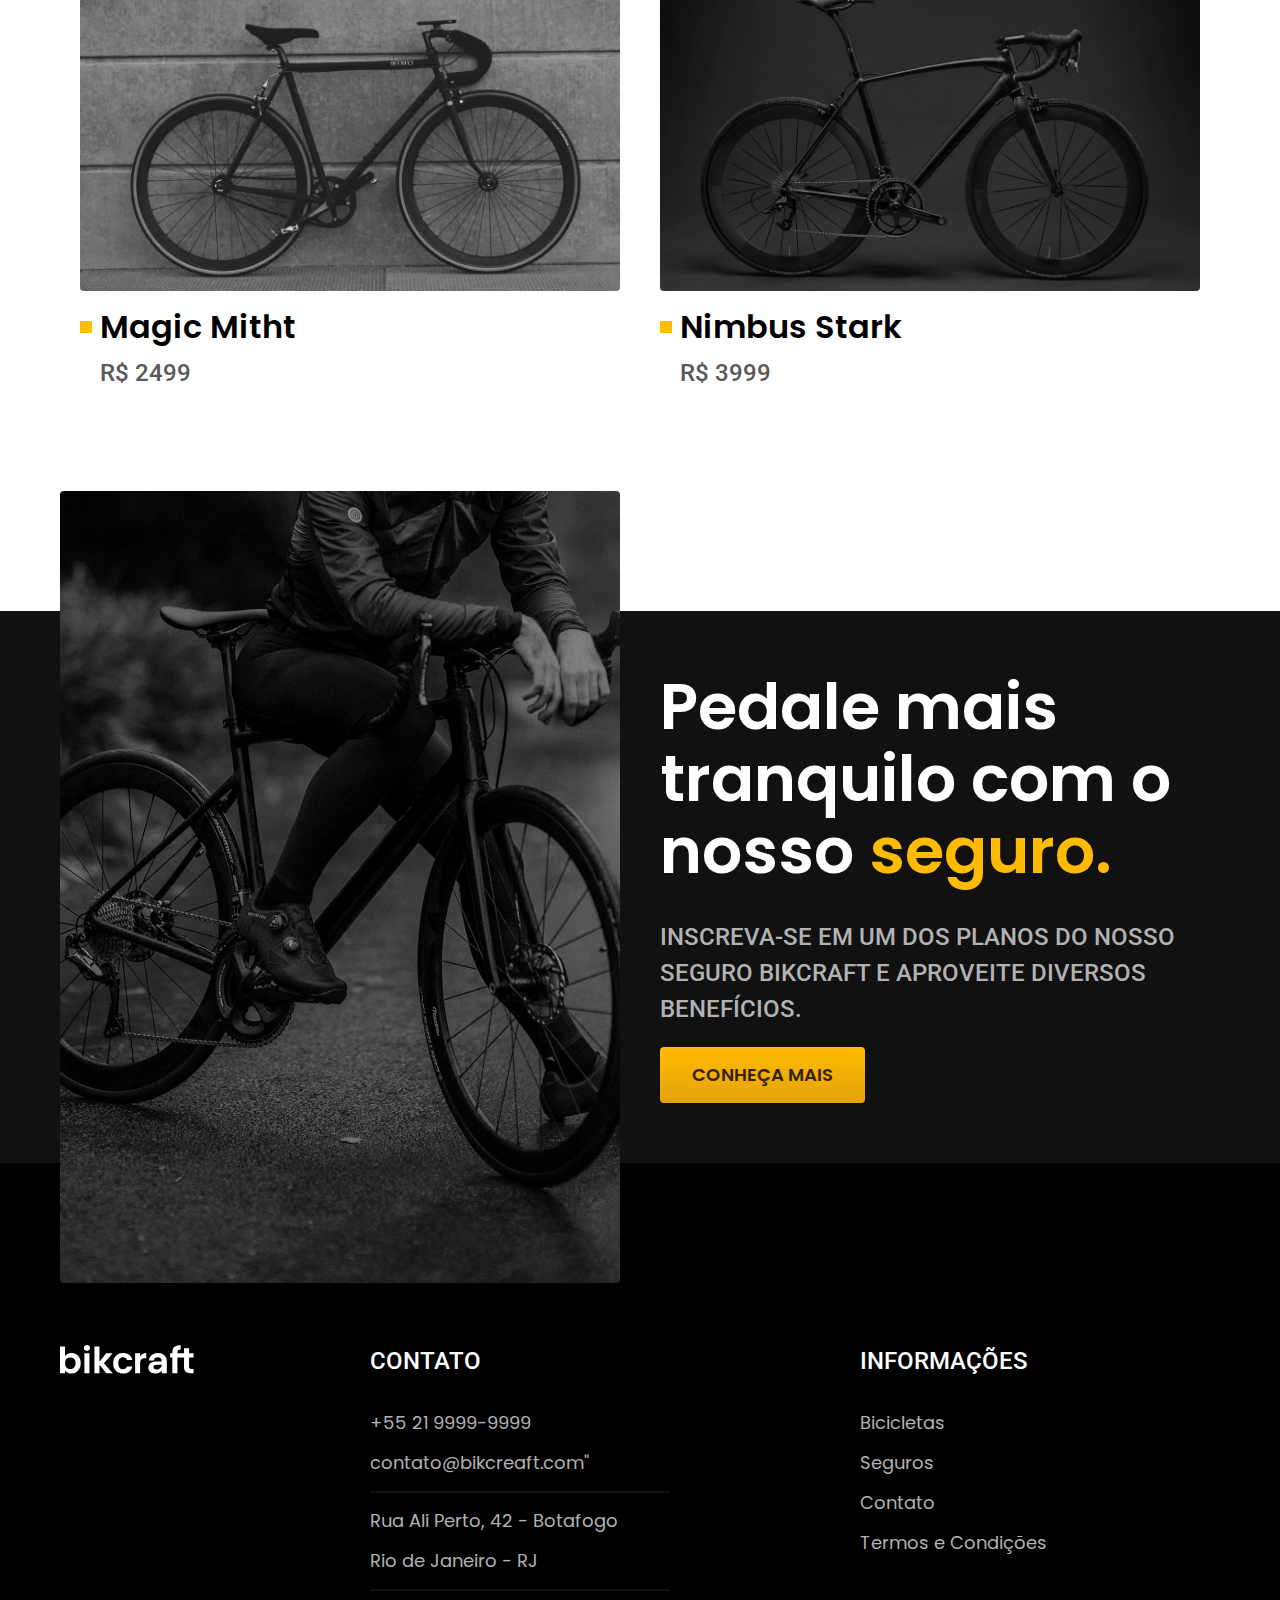
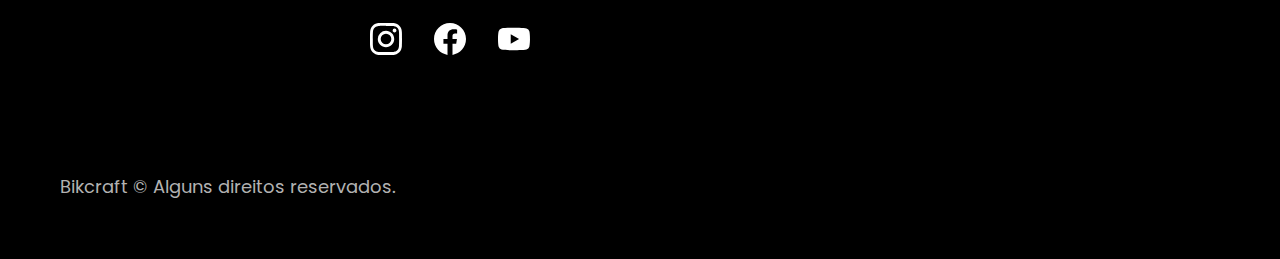
<file: bicicletas/nebula.html>
<html lang="pt-br">

<head id="termos">
  <meta charset="UTF-8">
  <meta name="viewport" content="width=device-width, initial-scale=1.0">
  <meta name="description" content="Bicicletas elétricas de alta precisão e qualidade,  feitas sob medida para o cliente. Explore o mundo na sua velocidade com a Bikcraft.">
  <title>Bikcraft - Bicicletas Elétricas</title>
  <link rel="incon" href="../img/favicon.svg" type="image/svg+xml">
  <link rel="stylesheet" href="../css/style.css">
  <link rel="preconnect" href="https://fonts.googleapis.com">
  <link rel="preconnect" href="https://fonts.gstatic.com" crossorigin>
  <link href="https://fonts.googleapis.com/css2?family=Poppins:wght@400;600&family=Roboto:wght@400;500&display=swap" rel="stylesheet">
  <link rel="preconnect" href="https://fonts.googleapis.com">
  <link rel="preconnect" href="https://fonts.gstatic.com" crossorigin>
  <link href="https://fonts.googleapis.com/css2?family=Merriweather:ital,wght@1,900&display=swap" rel="stylesheet">
  document.documentElement.classList.add ('js')
  </script>
</head>

<body>
  <header class="header-bg">
    <div class="header">
      <a href="../" class="logo"><img src="../img/bikcraft.svg" alt="Bikcraft"></a>
      <nav aria-label="primaria">
        <ul class="header-menu">
          <li> <a href="../bicicletas.html" class="font-1-m">Bicicletas</a></li>
          <li> <a href="../seguros.html" class="font-1-m">Seguros</a></li>
          <li> <a href="../contato.html" class="font-1-m">Contato</a></li>
        </ul>
      </nav>
    </div>
  </header>

  <main class="titulo-bg">
    <div>
      <div class="titulo container">
        <p class="font-2-l-b c5">R$ 3999</p>
        <h1 class="font-1-xxl c0">Nebula Cosmic<span class="ponto">.</span></h1>
      </div>
    </div>

    <div class="bicicleta container">
      <div class="bicicleta-img">
        <img src="../img/bicicleta/nimbus3.jpg" alt="">
        <img src="../img/bicicleta/nimbus2.jpg" alt="">
        <img src="../img/bicicleta/nimbus1.jpg" alt="">
      </div>
      <div class="bicicleta-conteudo">
        <p class="font-2-l c5">A Nebula Cosmic é a melhor Bikcraft já criada pela nossa equipe. Ela vem equipada com os melhores acessórios, o que garante maior velocidade.</p>
        <div class="bicicleta-comprar">
          <a class="botao" href="../orcamento.html?tipo=bikcraft&produto=nebula">COMPRAR AGORA</a>
          <span class="font-1-xs c6"> <img src="../img/icones/entrega.svg" alt=""> entrega em 5 dias</span>
          <span class="font-1-xs c6"> <img src="../img/icones/estoque.svg" alt=""> 18 em estoque</span>
        </div>
        <h2 class="font-1-xs c0">INFORMAÇÕES</h2>
        <ul class="bicicleta-info c0">
          <li>
            <img src="../img/icones/eletrica.svg" alt="">
            <h3 class="font-1-m-b">Motor Elétrico</h3>
            <p class="font-2-xs c5">Permite você viajar distâncias inimaginaveis com a sua bike.
            <p>
          </li>
          <li>
            <img src="../img/icones/velocidade.svg" alt="">
            <h3 class="font-1-m-b">40 km/h</h3>
            <p class="font-2-xs c5">A mais rápida bicicleta elétrica disponível hoje no mercado.
            <p>
          </li>
          <li>
            <img src="../img/icones/rastreador.svg" alt="">
            <h3 class="font-1-m-b">Rastreador</h3>
            <p class="font-2-xs c5">Rastreador e sistema anti-furto para garantir o seu sossego.
            <p>
          </li>
          <li>
            <img src="../img/icones/carbono.svg" alt="">
            <h3 class="font-1-m-b">Fibra de Carbono</h3>
            <p class="font-2-xs c5">Maior proteção possível para a sua Bikcraft com fibra de carbono.
            <p>
          </li>
        </ul>
        <h2 class="font-1-xs c0">FICHA TÉCNICA</h2>
        <ul class="bicicleta-lista c0">
          <li class="font-2-s">Peso <span class="font-2-s">9 kg</span></li>
          <li class="font-2-s">Altura <span class="font-2-s">60 cm</span></li>
          <li class="font-2-s">Largura <span class="font-2-s">120 cm</span></li>
          <li class="font-2-s">Profundidade <span class="font-2-s">10 cm</span></li>
          <li class="font-2-s">Marchas <span class="font-2-s">16</span></li>
          <li class="font-2-s">Roda <span class="font-2-s">29</span></li>
        </ul>
      </div>
    </div>
  </main>

  <article class="bicicletas-lista container">
    <h2 class="font-1-xxl titulo">escolha a sua <span class="p1">.</span></h2>

    <ul>
      <li>
        <a href="../bicicletas/magic.html">
          <img src="../img/bicicletas/magic.jpg" alt="Bicicleta Preta">
          <h3 class="font-1-xl"> Magic Mitht</h2>
            <span class="font-2-l-b">R$ 2499</span>
        </a>
      </li>

      <li>
        <a href="../bicicletas/nimbus.html">
          <img src="../img/bicicletas/nimbus.jpg" alt="Bicicleta Preta">
          <h3 class="font-1-xl"> Nimbus Stark</h2>
            <span class="font-2-l-b">R$ 3999</span>
        </a>
      </li>
    </ul>
  </article>

  <article class="seguro-bg">
    <div class="seguro container">
      <div class="seguro-img"><img src="../img/fotos/seguros.jpg" alt="Pessoa Parada em cima da Bicicleta"></div>
      <div class="seguro-info">
        <h2 class="font-1-xxl c0">Pedale mais tranquilo com o nosso <span class="ponto">seguro.</span></h2>
        <p class="font-2-l-b c5">Inscreva-se em um dos planos do nosso seguro Bikcraft e aproveite diversos benefícios.</p>
        <a class="botao" href="../seguros.html">CONHEÇA MAIS</a>
      </div>
    </div>
  </article>


  <footer class="footer-bg">
    <div class="footer container">
      <img class="logo" src="../img/bikcraft.svg" alt="Bikcraft">
      <div class="footer-contato">
        <h3 class="font-2-l-b c0">CONTATO</h3>
        <ul class="font-1-m c5">
          <li><a href="tel:+552199999999">+55 21 9999-9999</a></li>
          <li><a href="mailto:contato@bikcreaft.com">contato@bikcreaft.com"</a></li>
          <li>Rua Ali Perto, 42 - Botafogo</li>
          <li>Rio de Janeiro - RJ</li>
        </ul>
        <div class="footer-redes">
          <a href="./">
            <img src="../img/redes/instagram.svg" alt="instagram">
          </a>
          <a href="./">
            <img src="../img/redes/facebook.svg" alt="facebook">
          </a>
          <a href="./">
            <img src="../img/redes/youtube.svg" alt="youtube">
          </a>
        </div>
      </div>
      <div class="footer-info">
        <h3 class="font-2-l-b c0">INFORMAÇÕES</h3>
        <nav>
          <ul class="font-1-m c5">
            <li><a href="../bicicletas.html">Bicicletas</a></li>
            <li><a href="../seguros.html">Seguros</a></li>
            <li><a href="../contato.html">Contato</a></li>
            <li><a href="../termos.html">Termos e Condições</a></li>
          </ul>
        </nav>
      </div>
      <p class="footer-direitos font-1-m c5">Bikcraft © Alguns direitos reservados.</p>
    </div>
  </footer>
  <script src="../js/script.js"></script>
</body>

</html>
</file>
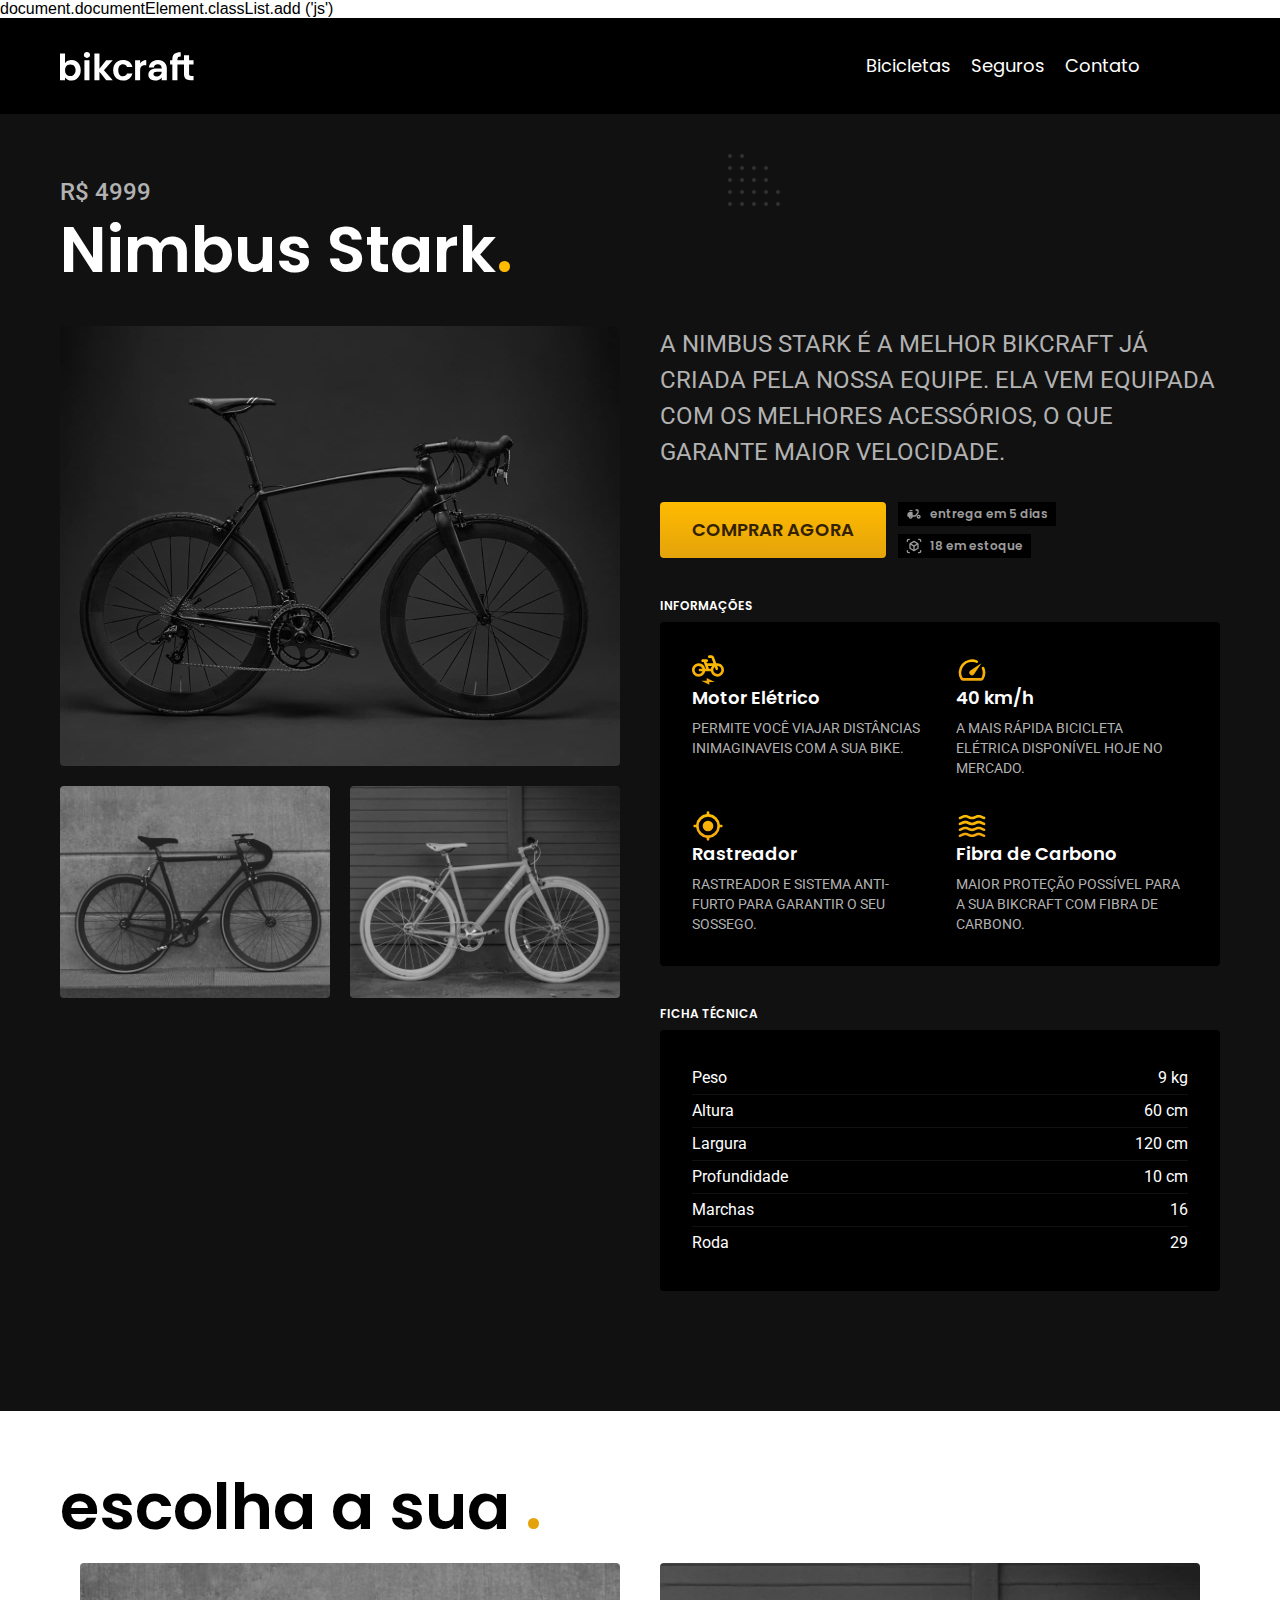
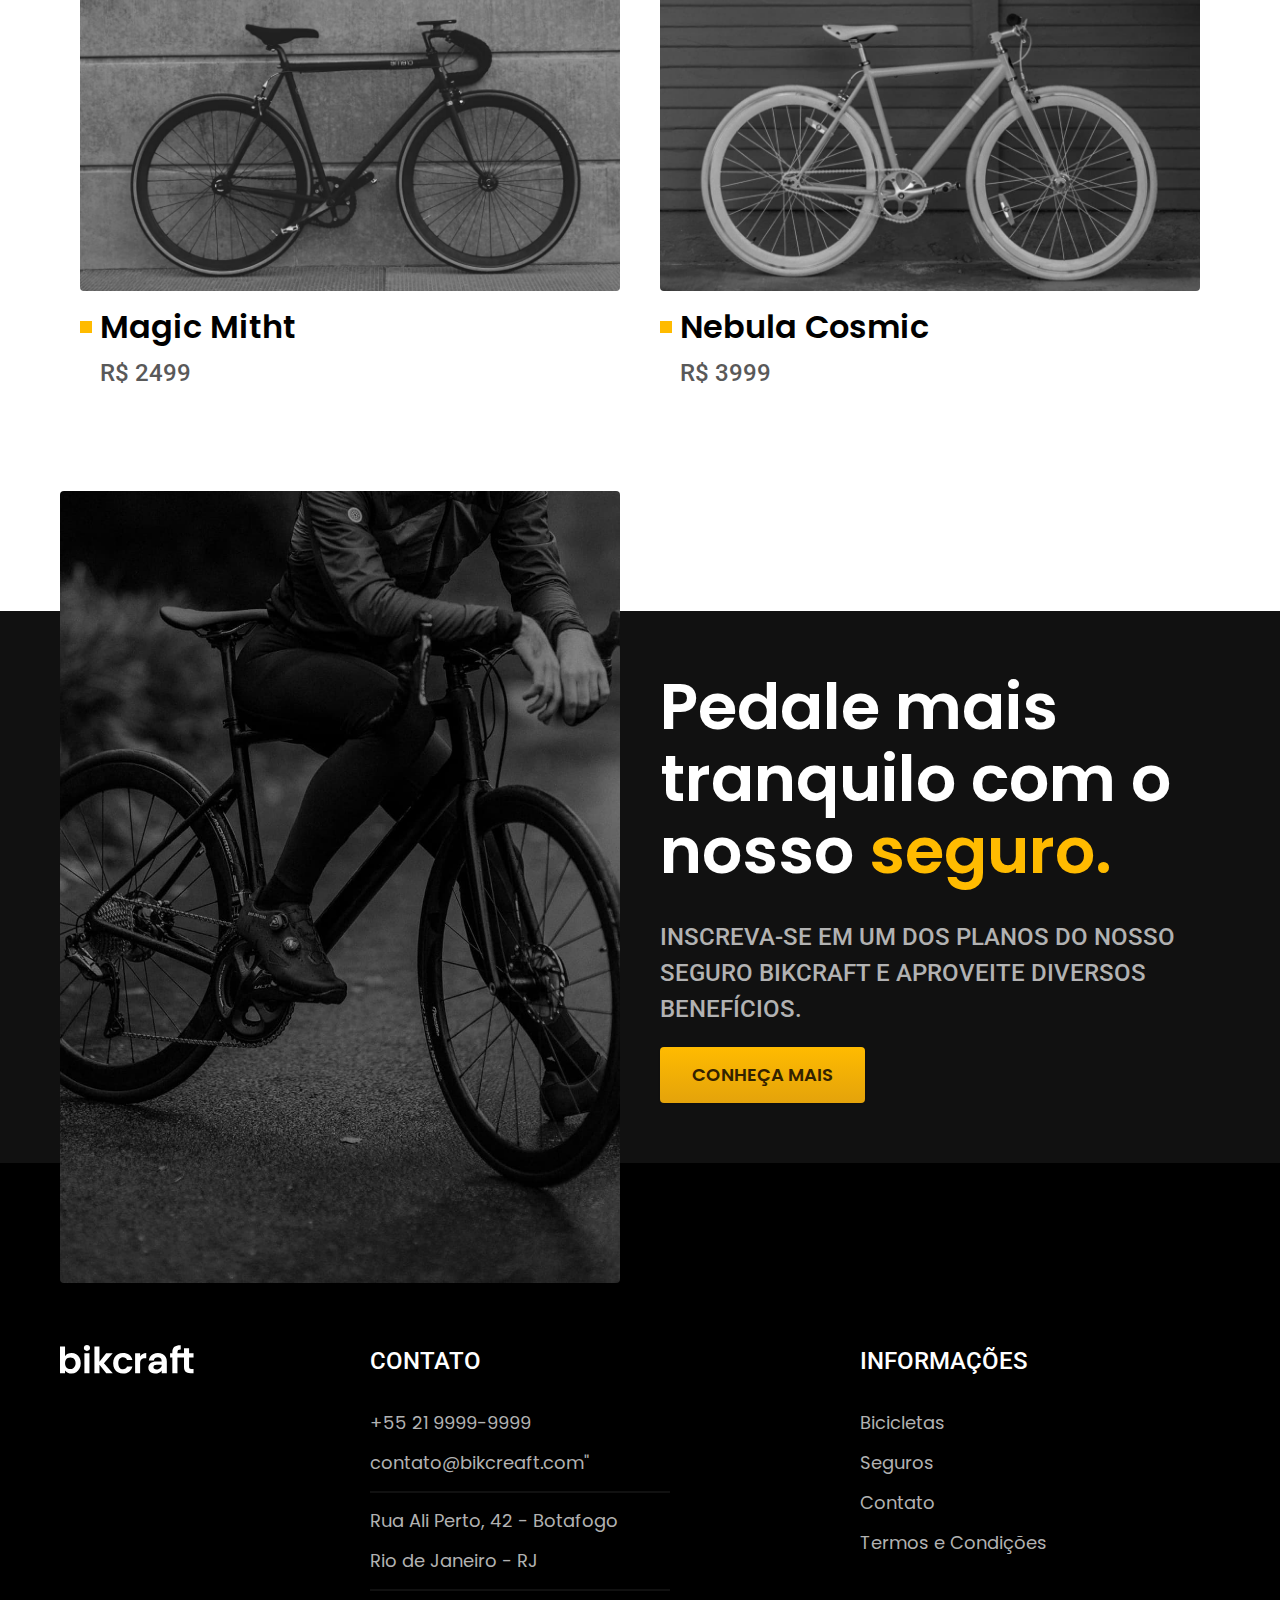
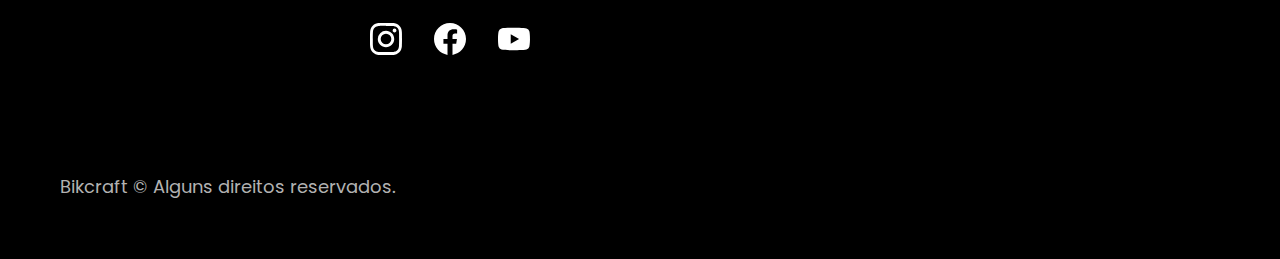
<file: bicicletas/nimbus.html>
<html lang="pt-br">

<head id="termos">
  <meta charset="UTF-8">
  <meta name="viewport" content="width=device-width, initial-scale=1.0">
  <meta name="description" content="Bicicletas elétricas de alta precisão e qualidade,  feitas sob medida para o cliente. Explore o mundo na sua velocidade com a Bikcraft.">
  <title>Bikcraft - Bicicletas Elétricas</title>
  <link rel="incon" href="../img/favicon.svg" type="image/svg+xml">
  <link rel="stylesheet" href="../css/style.css">
  <link rel="preconnect" href="https://fonts.googleapis.com">
  <link rel="preconnect" href="https://fonts.gstatic.com" crossorigin>
  <link href="https://fonts.googleapis.com/css2?family=Poppins:wght@400;600&family=Roboto:wght@400;500&display=swap" rel="stylesheet">
  <link rel="preconnect" href="https://fonts.googleapis.com">
  <link rel="preconnect" href="https://fonts.gstatic.com" crossorigin>
  <link href="https://fonts.googleapis.com/css2?family=Merriweather:ital,wght@1,900&display=swap" rel="stylesheet">
  document.documentElement.classList.add ('js')
  </script>
</head>

<body>
  <header class="header-bg">
    <div class="header">
      <a href="../" class="logo"><img src="../img/bikcraft.svg" alt="Bikcraft"></a>
      <nav aria-label="primaria">
        <ul class="header-menu">
          <li> <a href="../bicicletas.html" class="font-1-m">Bicicletas</a></li>
          <li> <a href="../seguros.html" class="font-1-m">Seguros</a></li>
          <li> <a href="../contato.html" class="font-1-m">Contato</a></li>
        </ul>
      </nav>
    </div>
  </header>

  <main class="titulo-bg">
    <div>
      <div class="titulo container">
        <p class="font-2-l-b c5">R$ 4999</p>
        <h1 class="font-1-xxl c0">Nimbus Stark<span class="ponto">.</span></h1>
      </div>
    </div>

    <div class="bicicleta container">
      <div class="bicicleta-img">
        <img src="../img/bicicleta/nimbus1.jpg" alt="Bicicleta 1">
        <img src="../img/bicicleta/nimbus2.jpg" alt="Bicicleta 2">
        <img src="../img/bicicleta/nimbus3.jpg" alt="Bicicleta 3">
      </div>
      <div class="bicicleta-conteudo">
        <p class="font-2-l c5">A Nimbus Stark é a melhor Bikcraft já criada pela nossa equipe. Ela vem equipada com os melhores acessórios, o que garante maior velocidade.</p>
        <div class="bicicleta-comprar">
          <a class="botao" href="../orcamento.html?tipo=bikcraft&produto=nimbus">COMPRAR AGORA</a>
          <span class="font-1-xs c6"> <img src="../img/icones/entrega.svg" alt=""> entrega em 5 dias</span>
          <span class="font-1-xs c6"> <img src="../img/icones/estoque.svg" alt=""> 18 em estoque</span>
        </div>
        <h2 class="font-1-xs c0">INFORMAÇÕES</h2>
        <ul class="bicicleta-info c0">
          <li>
            <img src="../img/icones/eletrica.svg" alt="">
            <h3 class="font-1-m-b">Motor Elétrico</h3>
            <p class="font-2-xs c5">Permite você viajar distâncias inimaginaveis com a sua bike.
            <p>
          </li>
          <li>
            <img src="../img/icones/velocidade.svg" alt="">
            <h3 class="font-1-m-b">40 km/h</h3>
            <p class="font-2-xs c5">A mais rápida bicicleta elétrica disponível hoje no mercado.
            <p>
          </li>
          <li>
            <img src="../img/icones/rastreador.svg" alt="">
            <h3 class="font-1-m-b">Rastreador</h3>
            <p class="font-2-xs c5">Rastreador e sistema anti-furto para garantir o seu sossego.
            <p>
          </li>
          <li>
            <img src="../img/icones/carbono.svg" alt="">
            <h3 class="font-1-m-b">Fibra de Carbono</h3>
            <p class="font-2-xs c5">Maior proteção possível para a sua Bikcraft com fibra de carbono.
            <p>
          </li>
        </ul>
        <h2 class="font-1-xs c0">FICHA TÉCNICA</h2>
        <ul class="bicicleta-lista c0">
          <li class="font-2-s">Peso <span class="font-2-s">9 kg</span></li>
          <li class="font-2-s">Altura <span class="font-2-s">60 cm</span></li>
          <li class="font-2-s">Largura <span class="font-2-s">120 cm</span></li>
          <li class="font-2-s">Profundidade <span class="font-2-s">10 cm</span></li>
          <li class="font-2-s">Marchas <span class="font-2-s">16</span></li>
          <li class="font-2-s">Roda <span class="font-2-s">29</span></li>
        </ul>
      </div>
    </div>
  </main>

  <article class="bicicletas-lista container">
    <h2 class="font-1-xxl titulo">escolha a sua <span class="p1">.</span></h2>

    <ul>
      <li>
        <a href="../bicicletas/magic.html">
          <img src="../img/bicicletas/magic.jpg" alt="Bicicleta Preta">
          <h3 class="font-1-xl"> Magic Mitht</h2>
            <span class="font-2-l-b">R$ 2499</span>
        </a>
      </li>

      <li>
        <a href="../bicicletas/nebula.html">
          <img src="../img/bicicletas/nebula.jpg" alt="Bicicleta Preta">
          <h3 class="font-1-xl"> Nebula Cosmic</h2>
            <span class="font-2-l-b">R$ 3999</span>
        </a>
      </li>
    </ul>
  </article>

  <article class="seguro-bg">
    <div class="seguro container">
      <div class="seguro-img"><img src="../img/fotos/seguros.jpg" alt="Pessoa Parada em cima da Bicicleta"></div>
      <div class="seguro-info">
        <h2 class="font-1-xxl c0">Pedale mais tranquilo com o nosso <span class="ponto">seguro.</span></h2>
        <p class="font-2-l-b c5">Inscreva-se em um dos planos do nosso seguro Bikcraft e aproveite diversos benefícios.</p>
        <a class="botao" href="../seguros.html">CONHEÇA MAIS</a>
      </div>
    </div>
  </article>


  <footer class="footer-bg">
    <div class="footer container">
      <img class="logo" src="../img/bikcraft.svg" alt="Bikcraft">
      <div class="footer-contato">
        <h3 class="font-2-l-b c0">CONTATO</h3>
        <ul class="font-1-m c5">
          <li><a href="tel:+552199999999">+55 21 9999-9999</a></li>
          <li><a href="mailto:contato@bikcreaft.com">contato@bikcreaft.com"</a></li>
          <li>Rua Ali Perto, 42 - Botafogo</li>
          <li>Rio de Janeiro - RJ</li>
        </ul>
        <div class="footer-redes">
          <a href="./">
            <img src="../img/redes/instagram.svg" alt="instagram">
          </a>
          <a href="./">
            <img src="../img/redes/facebook.svg" alt="facebook">
          </a>
          <a href="./">
            <img src="../img/redes/youtube.svg" alt="youtube">
          </a>
        </div>
      </div>
      <div class="footer-info">
        <h3 class="font-2-l-b c0">INFORMAÇÕES</h3>
        <nav>
          <ul class="font-1-m c5">
            <li><a href="../bicicletas.html">Bicicletas</a></li>
            <li><a href="../seguros.html">Seguros</a></li>
            <li><a href="../contato.html">Contato</a></li>
            <li><a href="../termos.html">Termos e Condições</a></li>
          </ul>
        </nav>
      </div>
      <p class="footer-direitos font-1-m c5">Bikcraft © Alguns direitos reservados.</p>
    </div>
  </footer>
  <script src="../js/script.js"></script>
</body>

</html>
</file>
<file: css/style.css>
/* Reset */
@import "./global/global.css";
/* Tipografia */
@import "./global/tipografia.css";
/* Cores */
@import "./global/cores.css";
/* Cabeçario */
@import "./home/header.css";
/* Indrodução */
@import "./home/introducao.css";
/* Componentes e atalhos */
@import "./global/componentes.css";
/* Bicicletas */
@import "./bicicletas/bicicletas-lista.css";
@import "./bicicletas/bicicletas.css";
@import "./bicicleta/bicicleta.css";
/* Tecnologia */
@import "./home/tecnologia.css";
/* Parceiros */
@import "./home/parceiros.css";
/* Depoimento */
@import "./home/depoimento.css";
/* Seguros */
@import "./home/seguros.css";
/* Rodapé */
@import "./home/footer.css";
/* Termos */
@import "./externas/termos.css";
/* Contato */
@import "./externas/contato.css";
/* Orçamento */
@import "./externas/orcamentos.css";
/* Animações */
@import "./global/animacao.css"
</file>
